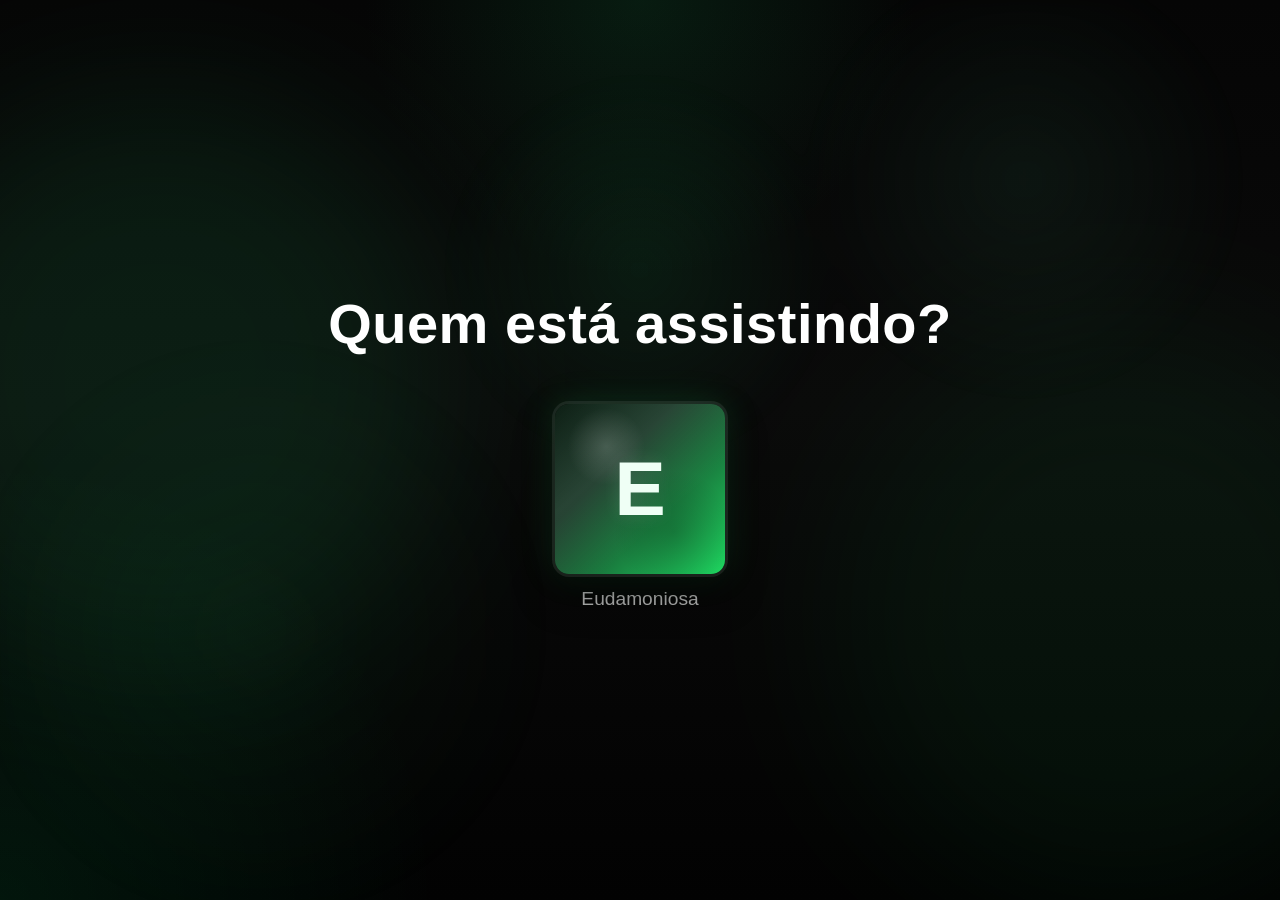
<file: index.html>
<!DOCTYPE html>
<html lang="pt-BR">

<head>
    <meta charset="UTF-8" />
    <meta name="viewport" content="width=device-width, initial-scale=1.0" />
    <title>Eudamoniosa</title>
    <link rel="stylesheet" href="css/login.css" />
</head>

<body>
    <div class="transition-overlay"></div>

    <main class="login-screen" id="loginScreen">
        <div class="bg-layer"></div>

        <section class="content">
            <h1 class="title">Quem está assistindo?</h1>

            <div class="profiles">
                <button class="profile-card" id="profileButton" aria-label="Entrar em Eudamoniosa">
                    <div class="avatar">
                        <span>E</span>
                    </div>
                    <p class="profile-name">Eudamoniosa</p>
                </button>
            </div>
        </section>
    </main>

    <script src="js/script.js"></script>
</body>

</html>
</file>
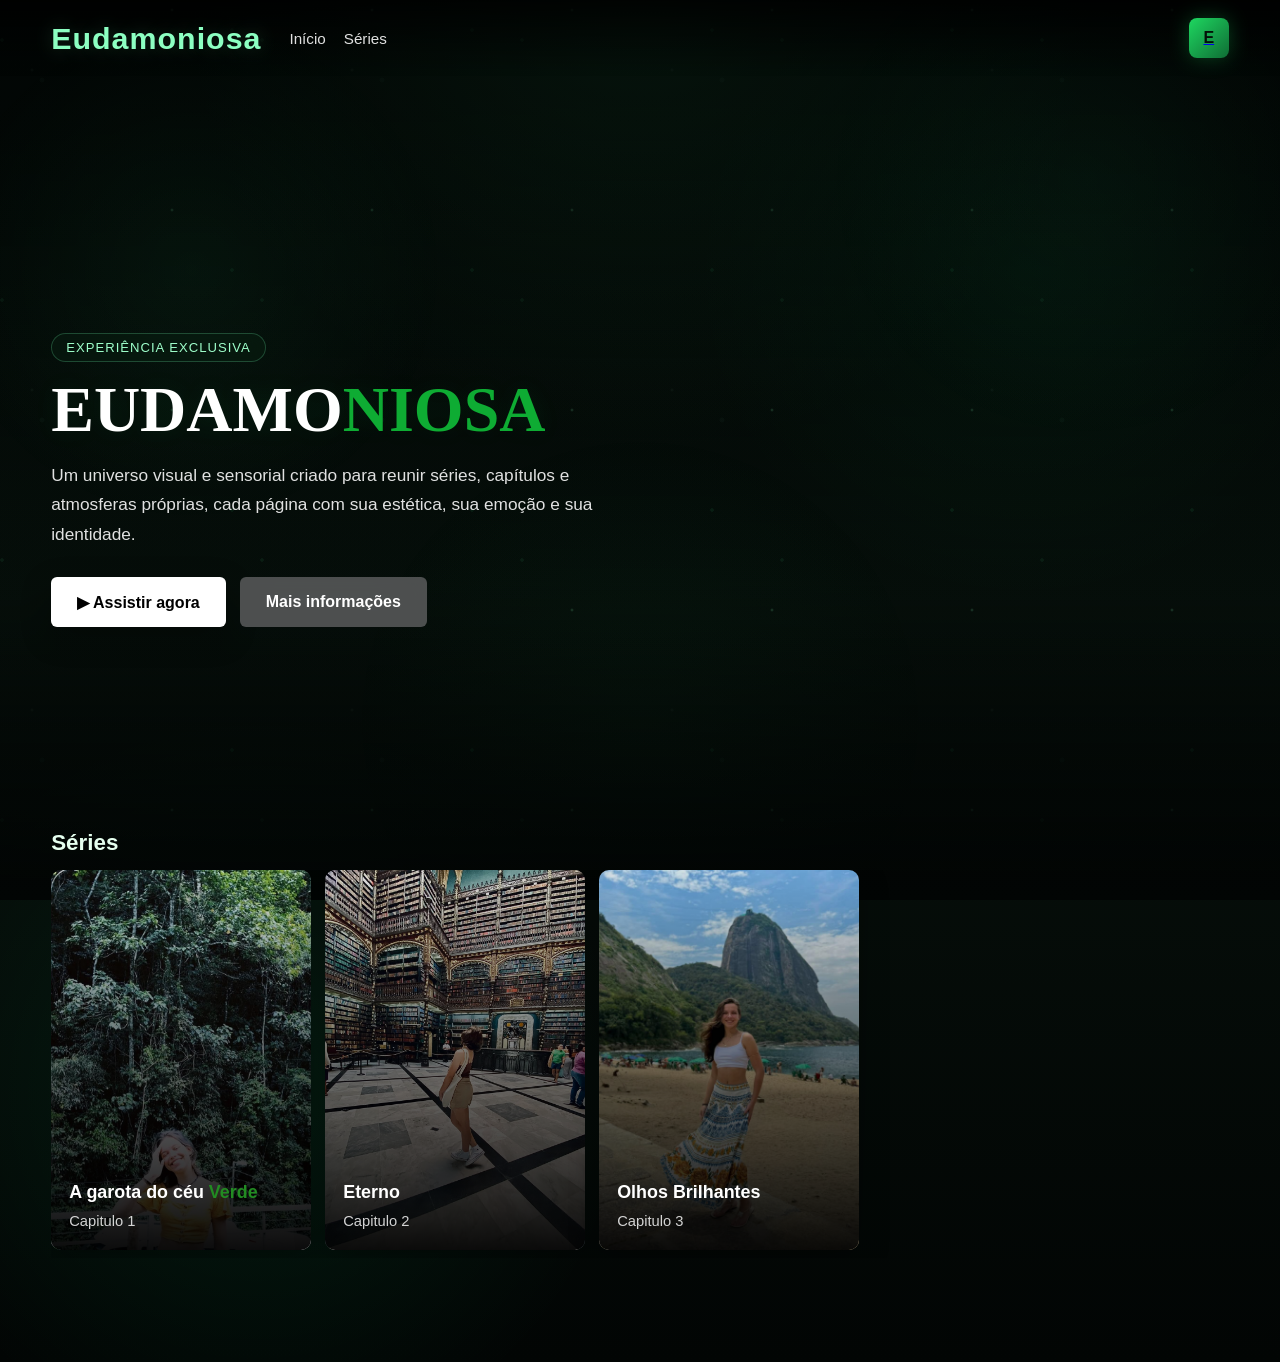
<file: pages/home.html>
<!DOCTYPE html>
<html lang="pt-BR">

<head>
    <meta charset="UTF-8" />
    <meta name="viewport" content="width=device-width, initial-scale=1.0" />
    <title>Eudamoniosa | Streaming</title>
    <link rel="stylesheet" href="../css/style.css" />
</head>

<body class="netflix-home">

    <div class="bg-particles"></div>
    <div class="bg-glow"></div>

    <header class="netflix-header" id="netflixHeader">
        <div class="logo-area">
            <h1 class="site-logo">Eudamoniosa</h1>

            <nav class="nav-links">
                <a href="home.html" class="active">Início</a>
                <a href="#series">Séries</a>
            </nav>
        </div>

        <div class="profile-mini">
            <a href="/index.html">
                <div class="mini-avatar">E</div>
            </a>
        </div>
    </header>

    <section class="hero-banner">
        <div class="hero-overlay"></div>

        <div class="hero-content">
            <span class="hero-tag">experiência exclusiva</span>
            <h2 style="font-family: fantasy;color: rgb(255, 255, 255);">EUDAMO<span
                    style="color: rgb(14, 172, 51);">NIOSA</span>
            </h2>
            <p>
                Um universo visual e sensorial criado para reunir séries, capítulos e atmosferas próprias,
                cada página com sua estética, sua emoção e sua identidade.
            </p>

            <div class="hero-buttons">
                <a href="serie1.html" class="btn-play">▶ Assistir agora</a>
                <a href="#catalogo" class="btn-info">Mais informações</a>
            </div>
        </div>
    </section>

    <main class="catalog-section" id="catalogo">

        <section class="row-block" id="series">
            <h3 class="row-title">Séries</h3>

            <div class="cards-row">
                <a href="serie1.html" class="serie-card">
                    <img src="../img/eud1.jpg" alt="Série 1">
                    <div class="card-shadow"></div>
                    <div class="card-info">
                        <h4>A garota do céu <span style="color: forestgreen;">Verde</span></h4>
                        <p>Capitulo 1</p>
                    </div>
                </a>

                <a href="serie2.html" class="serie-card">
                    <img src="../img/eud2.jpg" alt="Série 2">
                    <div class="card-shadow"></div>
                    <div class="card-info">
                        <h4>Eterno</h4>
                        <p>Capitulo 2</p>
                    </div>
                </a>

                <a href="serie3.html" class="serie-card">
                    <img src="../img/eud3.jpg" alt="Série 3">
                    <div class="card-shadow"></div>
                    <div class="card-info">
                        <h4>Olhos Brilhantes</h4>
                        <p>Capitulo 3</p>
                    </div>
                </a>
            </div>
        </section>


    </main>

    <script src="../js/script.js"></script>
</body>

</html>
</file>
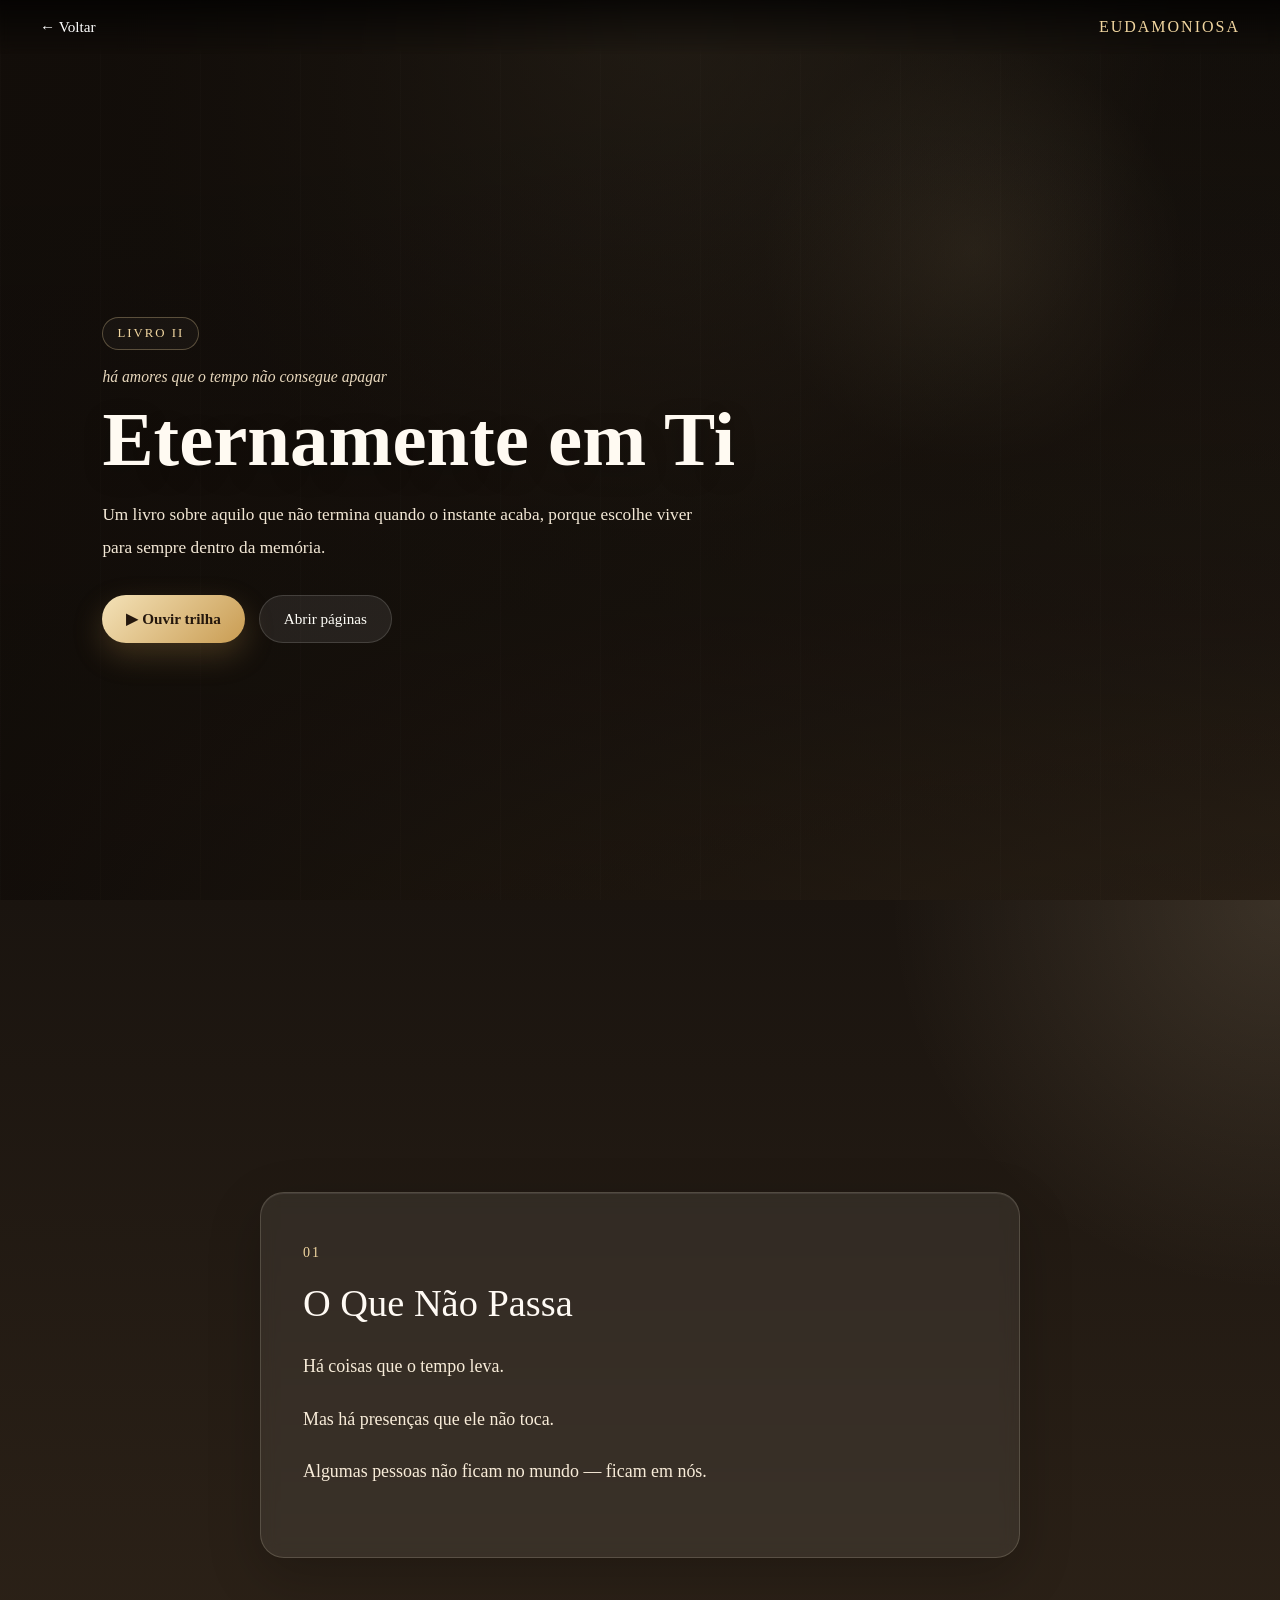
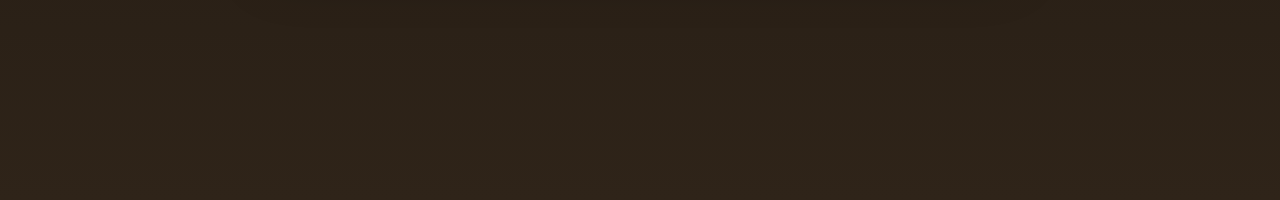
<file: pages/livro2.html>
<!DOCTYPE html>
<html lang="pt-BR">

<head>
    <meta charset="UTF-8" />
    <meta name="viewport" content="width=device-width, initial-scale=1.0" />
    <title>Livro II | Eternamente em Ti</title>
    <link rel="stylesheet" href="../css/livro2.css" />
</head>

<body class="livro-body">

    <header class="livro-header">
        <a href="serie2.html" class="livro-voltar">← Voltar</a>
        <div class="livro-logo">Eudamoniosa</div>
    </header>

    <main class="livro-main">
        <section class="livro-hero livro2-hero">
            <div class="livro-capa">
                <span class="livro-tag">livro II</span>
                <p class="livro-pretitle">há amores que o tempo não consegue apagar</p>
                <h1>Eternamente em Ti</h1>
                <p class="livro-subtitle">
                    Um livro sobre aquilo que não termina quando o instante acaba,
                    porque escolhe viver para sempre dentro da memória.
                </p>

                <div class="livro-actions">
                    <button id="playMusicBtn" class="livro-btn-primary">▶ Ouvir trilha</button>
                    <button id="scrollToBook" class="livro-btn-secondary">Abrir páginas</button>
                </div>
            </div>
        </section>

        <section class="livro-horizontal-section" id="bookSection">
            <div class="livro-horizontal-wrapper" id="horizontalBook">

                <article class="livro-page">
                    <div class="livro-page-content">
                        <span class="page-number">01</span>
                        <h2>O Que Não Passa</h2>
                        <p>Há coisas que o tempo leva.</p>
                        <p>Mas há presenças que ele não toca.</p>
                        <p>Algumas pessoas não ficam no mundo — ficam em nós.</p>
                    </div>
                </article>

                <article class="livro-page">
                    <div class="livro-page-content">
                        <span class="page-number">02</span>
                        <h2>Permanecer</h2>
                        <p>Como perfume guardado na lembrança.</p>
                        <p>Como luz atravessando a cortina no fim da tarde.</p>
                        <p>Há delicadezas que permanecem sem pedir licença.</p>
                    </div>
                </article>

                <article class="livro-page">
                    <div class="livro-page-content">
                        <span class="page-number">03</span>
                        <h2>Depois do Instante</h2>
                        <p>O momento passa. O relógio continua.</p>
                        <p>Mas nem tudo obedece ao tempo.</p>
                        <p>Certas emoções aprendem a viver em silêncio.</p>
                    </div>
                </article>

                <article class="livro-page">
                    <div class="livro-page-content">
                        <span class="page-number">04</span>
                        <h2>A Memória Respira</h2>
                        <p>A memória não é um arquivo morto.</p>
                        <p>Ela respira, se move, acende.</p>
                        <p>E às vezes devolve alguém inteiro através de uma canção.</p>
                    </div>
                </article>

                <article class="livro-page">
                    <div class="livro-page-content">
                        <span class="page-number">05</span>
                        <h2>Eternamente</h2>
                        <p>Talvez eternidade não seja durar no mundo.</p>
                        <p>Talvez seja continuar acontecendo dentro de alguém.</p>
                        <p class="livro-final">E algumas presenças continuam eternamente em ti.</p>
                    </div>
                </article>

            </div>
        </section>
    </main>

    <audio id="bgMusic" loop>
        <source src="../audio/eterno.mp3" type="audio/mpeg" />
        Seu navegador não suporta áudio.
    </audio>

    <script src="../js/livro2.js"></script>
</body>

</html>
</file>
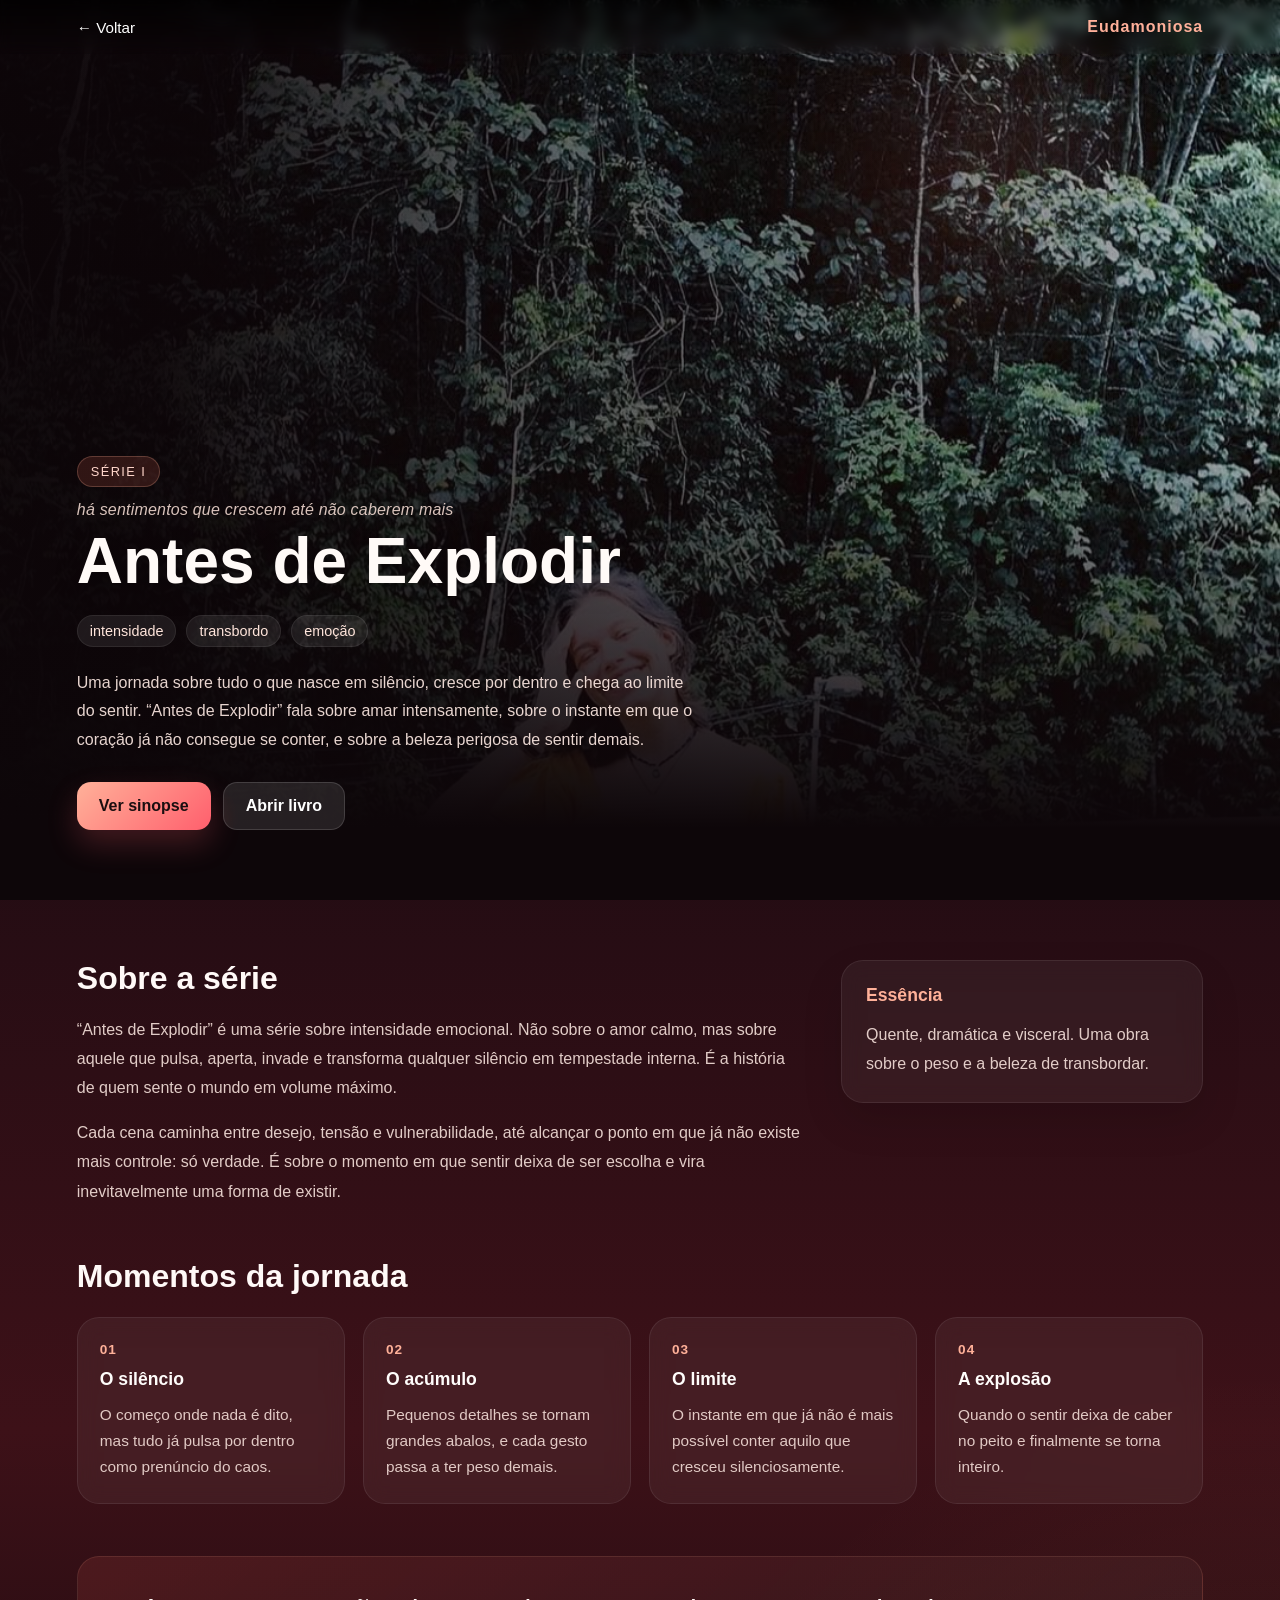
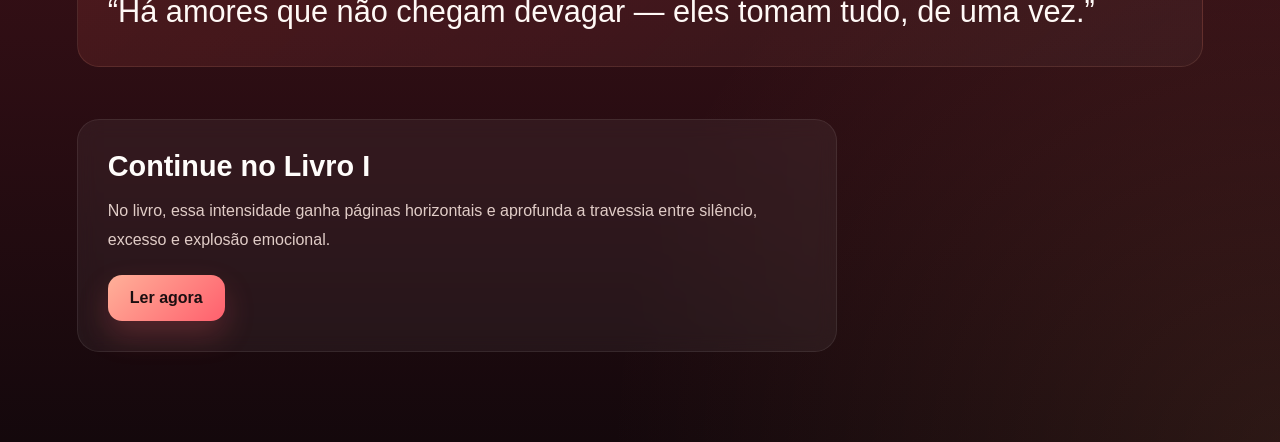
<file: pages/serie1.html>
<!DOCTYPE html>
<html lang="pt-BR">

<head>
    <meta charset="UTF-8" />
    <meta name="viewport" content="width=device-width, initial-scale=1.0" />
    <title>Série I | Antes de Explodir</title>
    <link rel="stylesheet" href="../css/serie1.css" />
</head>

<body class="detail-page">
    <div id="cinemaTransition"></div>

    <header class="detail-header" id="detailHeader">
        <a href="home.html" class="back-link">← Voltar</a>
        <div class="detail-logo">Eudamoniosa</div>
    </header>

    <section class="detail-hero">
        <div class="detail-overlay"></div>

        <div class="detail-content">
            <span class="detail-badge">série I</span>
            <p class="detail-poetic-line">há sentimentos que crescem até não caberem mais</p>
            <h1>Antes de Explodir</h1>

            <div class="detail-meta">
                <span>intensidade</span>
                <span>transbordo</span>
                <span>emoção</span>
            </div>

            <p class="detail-description">
                Uma jornada sobre tudo o que nasce em silêncio,
                cresce por dentro e chega ao limite do sentir.
                “Antes de Explodir” fala sobre amar intensamente,
                sobre o instante em que o coração já não consegue se conter,
                e sobre a beleza perigosa de sentir demais.
            </p>

            <div class="detail-buttons">
                <a href="#sobreSerie" class="detail-play">Ver sinopse</a>
                <a href="livro1.html" class="detail-book" id="openBookBtn">Abrir livro</a>
            </div>
        </div>
    </section>

    <main class="detail-main">
        <section class="detail-about reveal" id="sobreSerie">
            <div class="detail-about-left">
                <h2>Sobre a série</h2>
                <p>
                    “Antes de Explodir” é uma série sobre intensidade emocional.
                    Não sobre o amor calmo, mas sobre aquele que pulsa,
                    aperta, invade e transforma qualquer silêncio em tempestade interna.
                    É a história de quem sente o mundo em volume máximo.
                </p>

                <p>
                    Cada cena caminha entre desejo, tensão e vulnerabilidade,
                    até alcançar o ponto em que já não existe mais controle:
                    só verdade. É sobre o momento em que sentir deixa de ser escolha
                    e vira inevitavelmente uma forma de existir.
                </p>
            </div>

            <div class="detail-about-right">
                <h3>Essência</h3>
                <p>
                    Quente, dramática e visceral.
                    Uma obra sobre o peso e a beleza de transbordar.
                </p>
            </div>
        </section>

        <section class="detail-moments reveal">
            <h2>Momentos da jornada</h2>

            <div class="moments-grid">
                <article class="moment-card">
                    <span>01</span>
                    <h3>O silêncio</h3>
                    <p>
                        O começo onde nada é dito,
                        mas tudo já pulsa por dentro como prenúncio do caos.
                    </p>
                </article>

                <article class="moment-card">
                    <span>02</span>
                    <h3>O acúmulo</h3>
                    <p>
                        Pequenos detalhes se tornam grandes abalos,
                        e cada gesto passa a ter peso demais.
                    </p>
                </article>

                <article class="moment-card">
                    <span>03</span>
                    <h3>O limite</h3>
                    <p>
                        O instante em que já não é mais possível conter
                        aquilo que cresceu silenciosamente.
                    </p>
                </article>

                <article class="moment-card">
                    <span>04</span>
                    <h3>A explosão</h3>
                    <p>
                        Quando o sentir deixa de caber no peito
                        e finalmente se torna inteiro.
                    </p>
                </article>
            </div>
        </section>

        <section class="detail-quote reveal">
            <div class="quote-box">
                <p>
                    “Há amores que não chegam devagar —
                    eles tomam tudo, de uma vez.”
                </p>
            </div>
        </section>

        <section class="detail-cta reveal">
            <div class="detail-cta-card">
                <h2>Continue no Livro I</h2>
                <p>
                    No livro, essa intensidade ganha páginas horizontais
                    e aprofunda a travessia entre silêncio, excesso e explosão emocional.
                </p>
                <a href="livro1.html" class="detail-play">Ler agora</a>
            </div>
        </section>
    </main>

    <script src="/js/serie-base.js"></script>
</body>

</html>
</file>
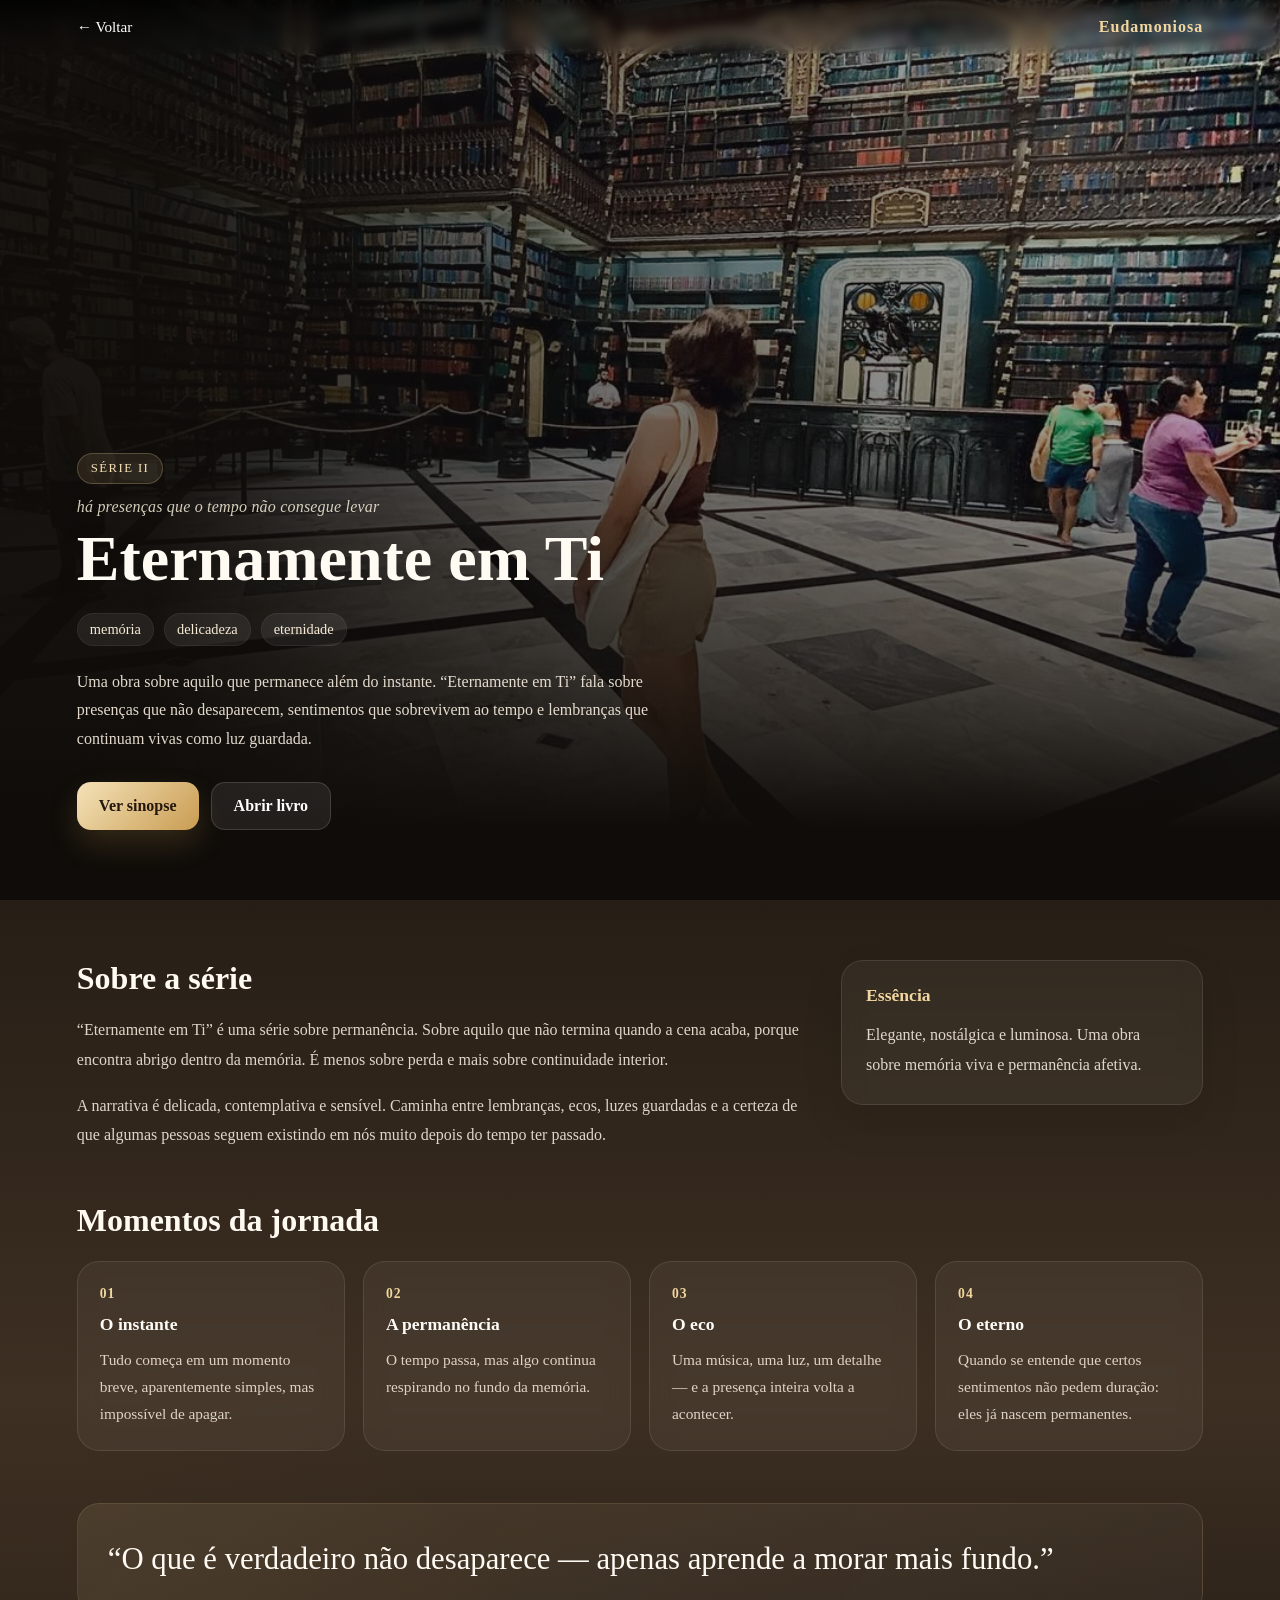
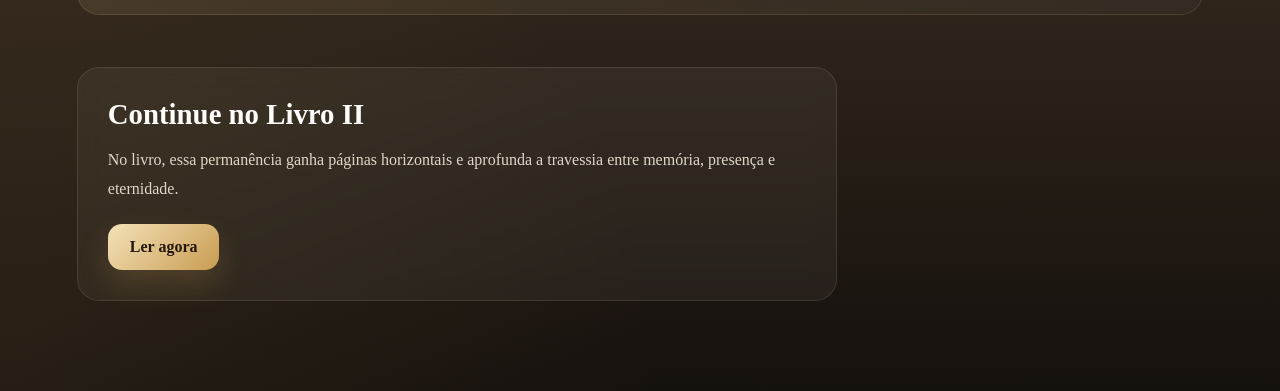
<file: pages/serie2.html>
<!DOCTYPE html>
<html lang="pt-BR">

<head>
    <meta charset="UTF-8" />
    <meta name="viewport" content="width=device-width, initial-scale=1.0" />
    <title>Série II | Eternamente em Ti</title>
    <link rel="stylesheet" href="../css/serie2.css" />
</head>

<body class="detail-page">
    <div id="cinemaTransition"></div>

    <header class="detail-header" id="detailHeader">
        <a href="home.html" class="back-link">← Voltar</a>
        <div class="detail-logo">Eudamoniosa</div>
    </header>

    <section class="detail-hero">
        <div class="detail-overlay"></div>

        <div class="detail-content">
            <span class="detail-badge">série II</span>
            <p class="detail-poetic-line">há presenças que o tempo não consegue levar</p>
            <h1>Eternamente em Ti</h1>

            <div class="detail-meta">
                <span>memória</span>
                <span>delicadeza</span>
                <span>eternidade</span>
            </div>

            <p class="detail-description">
                Uma obra sobre aquilo que permanece além do instante.
                “Eternamente em Ti” fala sobre presenças que não desaparecem,
                sentimentos que sobrevivem ao tempo
                e lembranças que continuam vivas como luz guardada.
            </p>

            <div class="detail-buttons">
                <a href="#sobreSerie" class="detail-play">Ver sinopse</a>
                <a href="livro2.html" class="detail-book" id="openBookBtn">Abrir livro</a>
            </div>
        </div>
    </section>

    <main class="detail-main">
        <section class="detail-about reveal" id="sobreSerie">
            <div class="detail-about-left">
                <h2>Sobre a série</h2>
                <p>
                    “Eternamente em Ti” é uma série sobre permanência.
                    Sobre aquilo que não termina quando a cena acaba,
                    porque encontra abrigo dentro da memória.
                    É menos sobre perda e mais sobre continuidade interior.
                </p>

                <p>
                    A narrativa é delicada, contemplativa e sensível.
                    Caminha entre lembranças, ecos, luzes guardadas
                    e a certeza de que algumas pessoas seguem existindo
                    em nós muito depois do tempo ter passado.
                </p>
            </div>

            <div class="detail-about-right">
                <h3>Essência</h3>
                <p>
                    Elegante, nostálgica e luminosa.
                    Uma obra sobre memória viva e permanência afetiva.
                </p>
            </div>
        </section>

        <section class="detail-moments reveal">
            <h2>Momentos da jornada</h2>

            <div class="moments-grid">
                <article class="moment-card">
                    <span>01</span>
                    <h3>O instante</h3>
                    <p>
                        Tudo começa em um momento breve,
                        aparentemente simples, mas impossível de apagar.
                    </p>
                </article>

                <article class="moment-card">
                    <span>02</span>
                    <h3>A permanência</h3>
                    <p>
                        O tempo passa, mas algo continua respirando
                        no fundo da memória.
                    </p>
                </article>

                <article class="moment-card">
                    <span>03</span>
                    <h3>O eco</h3>
                    <p>
                        Uma música, uma luz, um detalhe —
                        e a presença inteira volta a acontecer.
                    </p>
                </article>

                <article class="moment-card">
                    <span>04</span>
                    <h3>O eterno</h3>
                    <p>
                        Quando se entende que certos sentimentos
                        não pedem duração: eles já nascem permanentes.
                    </p>
                </article>
            </div>
        </section>

        <section class="detail-quote reveal">
            <div class="quote-box">
                <p>
                    “O que é verdadeiro não desaparece —
                    apenas aprende a morar mais fundo.”
                </p>
            </div>
        </section>

        <section class="detail-cta reveal">
            <div class="detail-cta-card">
                <h2>Continue no Livro II</h2>
                <p>
                    No livro, essa permanência ganha páginas horizontais
                    e aprofunda a travessia entre memória, presença e eternidade.
                </p>
                <a href="livro2.html" class="detail-play">Ler agora</a>
            </div>
        </section>
    </main>

    <script src="/js/serie-base.js"></script>
</body>
</file>
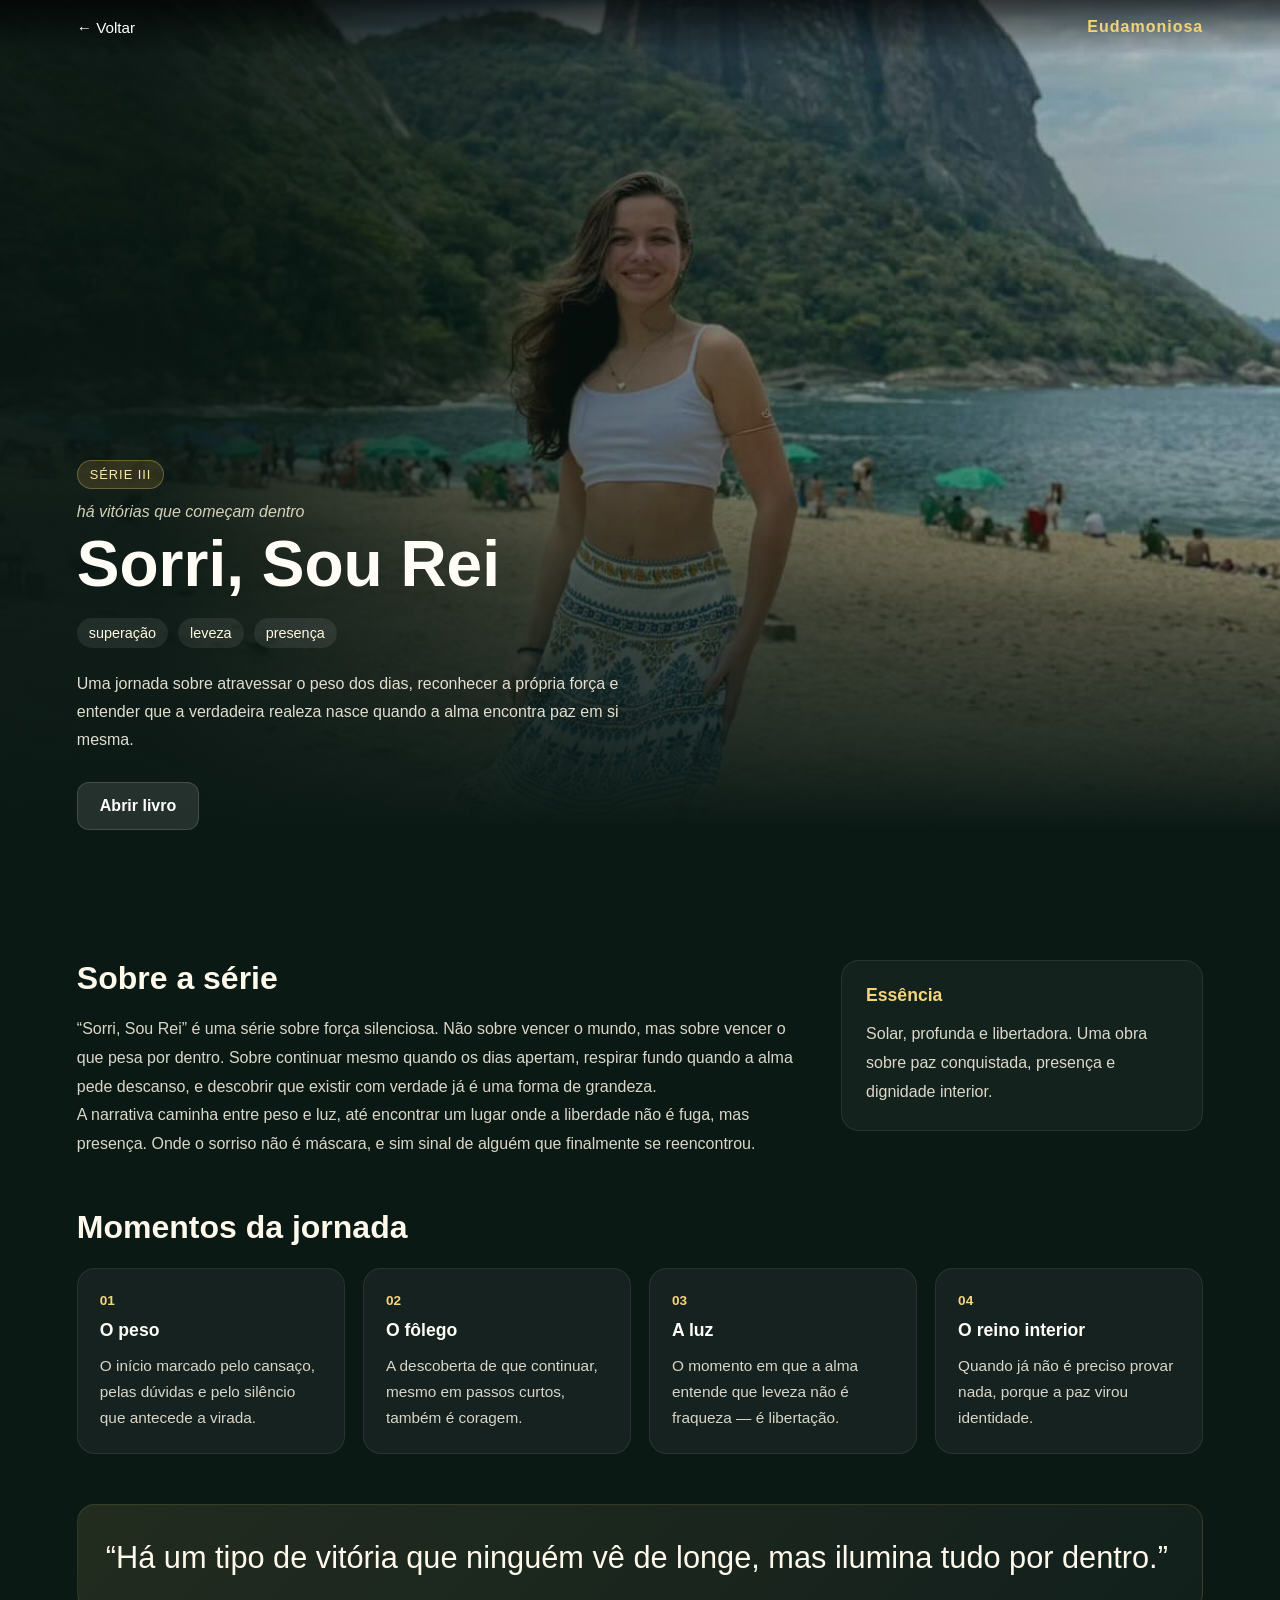
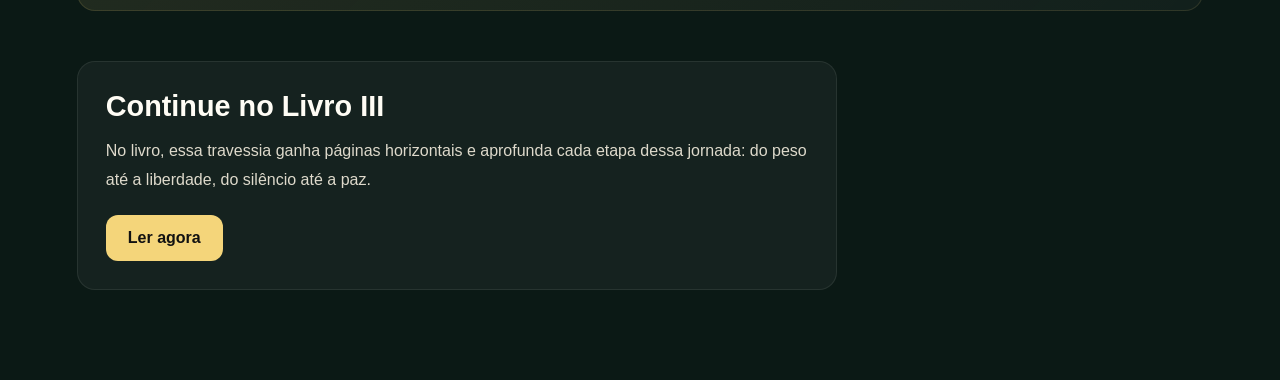
<file: pages/serie3.html>
<!DOCTYPE html>
<html lang="pt-BR">

<head>
    <meta charset="UTF-8" />
    <meta name="viewport" content="width=device-width, initial-scale=1.0" />
    <title>Série III | Sorri, Sou Rei</title>
    <link rel="stylesheet" href="../css/serie3.css" />
</head>

<body class="detail-page">

    <header class="detail-header" id="detailHeader">
        <a href="home.html" class="back-link">← Voltar</a>
        <div class="detail-logo">Eudamoniosa</div>
    </header>

    <section class="detail-hero">
        <div class="detail-overlay"></div>

        <div class="detail-content">
            <span class="detail-badge">série III</span>
            <p class="detail-poetic-line">há vitórias que começam dentro</p>
            <h1>Sorri, Sou Rei</h1>

            <div class="detail-meta">
                <span>superação</span>
                <span>leveza</span>
                <span>presença</span>
            </div>

            <p class="detail-description">
                Uma jornada sobre atravessar o peso dos dias,
                reconhecer a própria força e entender que a verdadeira realeza
                nasce quando a alma encontra paz em si mesma.
            </p>

            <div class="detail-buttons">
                <a href="livro3.html" class="detail-book">Abrir livro</a>
            </div>
        </div>
    </section>

    <main class="detail-main">
        <section class="detail-about" id="sobreSerie">
            <div class="detail-about-left">
                <h2>Sobre a série</h2>
                <p>
                    “Sorri, Sou Rei” é uma série sobre força silenciosa.
                    Não sobre vencer o mundo, mas sobre vencer o que pesa por dentro.
                    Sobre continuar mesmo quando os dias apertam,
                    respirar fundo quando a alma pede descanso,
                    e descobrir que existir com verdade já é uma forma de grandeza.
                </p>
                <p>
                    A narrativa caminha entre peso e luz,
                    até encontrar um lugar onde a liberdade não é fuga,
                    mas presença. Onde o sorriso não é máscara,
                    e sim sinal de alguém que finalmente se reencontrou.
                </p>
            </div>

            <div class="detail-about-right">
                <h3>Essência</h3>
                <p>
                    Solar, profunda e libertadora.
                    Uma obra sobre paz conquistada,
                    presença e dignidade interior.
                </p>
            </div>
        </section>

        <section class="detail-moments">
            <h2>Momentos da jornada</h2>

            <div class="moments-grid">
                <article class="moment-card">
                    <span>01</span>
                    <h3>O peso</h3>
                    <p>
                        O início marcado pelo cansaço,
                        pelas dúvidas e pelo silêncio que antecede a virada.
                    </p>
                </article>

                <article class="moment-card">
                    <span>02</span>
                    <h3>O fôlego</h3>
                    <p>
                        A descoberta de que continuar,
                        mesmo em passos curtos, também é coragem.
                    </p>
                </article>

                <article class="moment-card">
                    <span>03</span>
                    <h3>A luz</h3>
                    <p>
                        O momento em que a alma entende que leveza
                        não é fraqueza — é libertação.
                    </p>
                </article>

                <article class="moment-card">
                    <span>04</span>
                    <h3>O reino interior</h3>
                    <p>
                        Quando já não é preciso provar nada,
                        porque a paz virou identidade.
                    </p>
                </article>
            </div>
        </section>

        <section class="detail-quote">
            <div class="quote-box">
                <p>
                    “Há um tipo de vitória que ninguém vê de longe,
                    mas ilumina tudo por dentro.”
                </p>
            </div>
        </section>

        <section class="detail-cta">
            <div class="detail-cta-card">
                <h2>Continue no Livro III</h2>
                <p>
                    No livro, essa travessia ganha páginas horizontais
                    e aprofunda cada etapa dessa jornada:
                    do peso até a liberdade, do silêncio até a paz.
                </p>
                <a href="livro3.html" class="detail-play">Ler agora</a>
            </div>
        </section>
    </main>

    <script src="../js/serie-base.js"></script>
</body>

</html>
</file>
<file: css/login.css>
* {
    margin: 0;
    padding: 0;
    box-sizing: border-box;
}

body {
    font-family: Arial, Helvetica, sans-serif;
    background:
        radial-gradient(circle at top, rgba(20, 130, 70, 0.18), transparent 25%),
        radial-gradient(circle at bottom left, rgba(0, 255, 128, 0.08), transparent 28%),
        linear-gradient(to bottom, #050505 0%, #0a0a0a 45%, #020202 100%);
    color: #ffffff;
    min-height: 100vh;
    overflow: hidden;
    position: relative;
}

/* CAMADA DE TRANSIÇÃO */
.transition-overlay {
    position: fixed;
    inset: 0;
    z-index: 999;
    pointer-events: none;
    opacity: 0;
    background:
        linear-gradient(115deg,
            rgba(255, 255, 255, 0) 0%,
            rgba(120, 255, 180, 0.08) 20%,
            rgba(120, 255, 180, 0.22) 35%,
            rgba(255, 255, 255, 0.05) 48%,
            rgba(0, 0, 0, 0.15) 60%,
            rgba(0, 0, 0, 0.95) 100%);
    transform: translateX(-120%) skewX(-12deg);
}

.transition-overlay.active {
    opacity: 1;
    animation: windTransition 1s cubic-bezier(0.22, 1, 0.36, 1) forwards;
}

/* TELA */
.login-screen {
    position: relative;
    min-height: 100vh;
    display: flex;
    justify-content: center;
    align-items: center;
    padding: 40px 20px;
    overflow: hidden;
}

/* FUNDO */
.bg-layer {
    position: absolute;
    inset: 0;
    background:
        radial-gradient(circle at 50% 30%, rgba(30, 255, 130, 0.08), transparent 22%),
        radial-gradient(circle at 20% 70%, rgba(30, 180, 90, 0.06), transparent 25%),
        radial-gradient(circle at 80% 20%, rgba(100, 255, 180, 0.06), transparent 18%);
    filter: blur(10px);
    animation: pulseBg 7s ease-in-out infinite alternate;
}

/* CONTEÚDO */
.content {
    position: relative;
    z-index: 2;
    width: 100%;
    max-width: 900px;
    text-align: center;
    animation: fadeUp 1s ease;
}

.title {
    font-size: clamp(2rem, 5vw, 3.5rem);
    font-weight: 600;
    margin-bottom: 48px;
    color: #ffffff;
    letter-spacing: 0.5px;
}

/* PERFIS */
.profiles {
    display: flex;
    justify-content: center;
    align-items: center;
    gap: 28px;
    flex-wrap: wrap;
}

.profile-card {
    background: transparent;
    border: none;
    cursor: pointer;
    display: flex;
    flex-direction: column;
    align-items: center;
    gap: 14px;
    transition: transform 0.3s ease;
}

.profile-card:hover {
    transform: scale(1.04);
}

.avatar {
    width: 170px;
    height: 170px;
    border-radius: 14px;
    position: relative;
    display: flex;
    justify-content: center;
    align-items: center;
    background:
        linear-gradient(135deg, #0f2016 0%, #163524 35%, #1ed760 100%);
    box-shadow:
        0 0 0 3px rgba(255, 255, 255, 0.08),
        0 20px 40px rgba(0, 0, 0, 0.45),
        0 0 35px rgba(30, 215, 96, 0.18);
    overflow: hidden;
    transition: transform 0.3s ease, box-shadow 0.3s ease, border-color 0.3s ease;
}

.avatar::before {
    content: "";
    position: absolute;
    inset: -30%;
    background:
        linear-gradient(130deg,
            transparent 20%,
            rgba(255, 255, 255, 0.08) 40%,
            transparent 60%);
    transform: rotate(8deg);
}

.avatar::after {
    content: "";
    position: absolute;
    inset: 0;
    background:
        radial-gradient(circle at 30% 25%, rgba(255, 255, 255, 0.16), transparent 22%),
        radial-gradient(circle at 70% 75%, rgba(0, 0, 0, 0.18), transparent 35%);
}

.profile-card:hover .avatar {
    transform: translateY(-4px) scale(1.02);
    box-shadow:
        0 0 0 3px rgba(255, 255, 255, 0.18),
        0 24px 50px rgba(0, 0, 0, 0.5),
        0 0 45px rgba(30, 215, 96, 0.3);
}

.avatar span {
    position: relative;
    z-index: 2;
    font-size: 4.8rem;
    font-weight: 700;
    color: #effff5;
    text-shadow: 0 0 18px rgba(255, 255, 255, 0.12);
}

.profile-name {
    font-size: 1.2rem;
    color: #b8b8b8;
    transition: color 0.3s ease;
}

.profile-card:hover .profile-name {
    color: #ffffff;
}

/* EFEITO EXTRA DE BRISA/VAPOR */
.login-screen::before,
.login-screen::after {
    content: "";
    position: absolute;
    width: 45vw;
    height: 45vw;
    border-radius: 50%;
    filter: blur(80px);
    opacity: 0.08;
    pointer-events: none;
    z-index: 1;
}

.login-screen::before {
    top: 10%;
    left: -10%;
    background: #2bff88;
    animation: driftLeft 12s ease-in-out infinite alternate;
}

.login-screen::after {
    bottom: 0;
    right: -10%;
    background: #16a34a;
    animation: driftRight 14s ease-in-out infinite alternate;
}

/* ANIMAÇÕES */
@keyframes fadeUp {
    from {
        opacity: 0;
        transform: translateY(28px);
    }

    to {
        opacity: 1;
        transform: translateY(0);
    }
}

@keyframes pulseBg {
    0% {
        transform: scale(1);
        opacity: 0.7;
    }

    100% {
        transform: scale(1.06);
        opacity: 1;
    }
}

@keyframes driftLeft {
    0% {
        transform: translate(0, 0);
    }

    100% {
        transform: translate(80px, -40px);
    }
}

@keyframes driftRight {
    0% {
        transform: translate(0, 0);
    }

    100% {
        transform: translate(-60px, 30px);
    }
}

@keyframes windTransition {
    0% {
        opacity: 0.15;
        transform: translateX(-120%) skewX(-12deg);
        filter: blur(0px);
    }

    30% {
        opacity: 0.9;
        transform: translateX(-20%) skewX(-12deg);
        filter: blur(1px);
    }

    60% {
        opacity: 1;
        transform: translateX(15%) skewX(-12deg);
        filter: blur(0px);
    }

    100% {
        opacity: 1;
        transform: translateX(120%) skewX(-12deg);
        filter: blur(2px);
    }
}

/* RESPONSIVO */
@media (max-width: 768px) {
    .title {
        margin-bottom: 36px;
    }

    .avatar {
        width: 140px;
        height: 140px;
        border-radius: 12px;
    }

    .avatar span {
        font-size: 4rem;
    }

    .profile-name {
        font-size: 1.05rem;
    }
}

@media (max-width: 480px) {
    .login-screen {
        padding: 30px 16px;
    }

    .title {
        font-size: 1.8rem;
        margin-bottom: 28px;
    }

    .avatar {
        width: 118px;
        height: 118px;
        border-radius: 10px;
    }

    .avatar span {
        font-size: 3.2rem;
    }

    .profile-name {
        font-size: 0.95rem;
    }
}
</file>
<file: css/style.css>
* {
    margin: 0;
    padding: 0;
    box-sizing: border-box;
}

body.netflix-home {
    font-family: Arial, Helvetica, sans-serif;
    background:
        radial-gradient(circle at top, rgba(44, 150, 88, 0.18), transparent 30%),
        radial-gradient(circle at 20% 80%, rgba(0, 255, 140, 0.08), transparent 25%),
        radial-gradient(circle at 80% 20%, rgba(0, 255, 128, 0.06), transparent 22%),
        linear-gradient(to bottom, #020705 0%, #07110c 45%, #020504 100%);
    color: #ffffff;
    min-height: 100vh;
    overflow-x: hidden;
    position: relative;
}

/* CAMADAS DE FUNDO */
.bg-particles,
.bg-glow {
    position: fixed;
    inset: 0;
    pointer-events: none;
}

.bg-particles {
    z-index: 0;
    overflow: hidden;
}

.bg-glow {
    z-index: 0;
    background:
        radial-gradient(circle at 15% 30%, rgba(70, 255, 155, 0.08), transparent 20%),
        radial-gradient(circle at 85% 20%, rgba(100, 255, 180, 0.05), transparent 20%),
        radial-gradient(circle at 50% 80%, rgba(40, 180, 95, 0.05), transparent 30%);
    animation: pulseGlow 8s ease-in-out infinite alternate;
}

.bg-particles::before,
.bg-particles::after {
    content: "";
    position: absolute;
    inset: -10%;
    background-repeat: repeat;
    opacity: 0.35;
}

.bg-particles::before {
    background-image:
        radial-gradient(circle, rgba(140, 255, 190, 0.55) 1px, transparent 1.8px),
        radial-gradient(circle, rgba(90, 255, 160, 0.25) 1.5px, transparent 2px),
        radial-gradient(circle, rgba(200, 255, 230, 0.15) 1px, transparent 2px);
    background-size: 200px 200px, 260px 260px, 320px 320px;
    animation: driftOne 28s linear infinite;
}

.bg-particles::after {
    background-image:
        radial-gradient(circle, rgba(70, 255, 155, 0.28) 1.5px, transparent 2px),
        radial-gradient(circle, rgba(150, 255, 210, 0.12) 2px, transparent 3px);
    background-size: 240px 240px, 340px 340px;
    animation: driftTwo 40s linear infinite reverse;
}

/* HEADER */
.netflix-header {
    position: fixed;
    top: 0;
    left: 0;
    width: 100%;
    padding: 18px 4%;
    display: flex;
    justify-content: space-between;
    align-items: center;
    z-index: 100;
    background: linear-gradient(to bottom, rgba(0, 0, 0, 0.78), transparent);
    transition: background 0.3s ease, backdrop-filter 0.3s ease, box-shadow 0.3s ease;
}

.netflix-header.scrolled {
    background: rgba(3, 10, 7, 0.88);
    backdrop-filter: blur(12px);
    box-shadow: 0 10px 30px rgba(0, 0, 0, 0.35);
}

.logo-area {
    display: flex;
    align-items: center;
    gap: 28px;
}

.site-logo {
    font-size: 1.9rem;
    color: #8cffc2;
    letter-spacing: 1px;
    text-shadow: 0 0 18px rgba(120, 255, 180, 0.18);
    white-space: nowrap;
}

.nav-links {
    display: flex;
    gap: 18px;
}

.nav-links a {
    text-decoration: none;
    color: rgba(255, 255, 255, 0.88);
    font-size: 0.95rem;
    transition: 0.3s ease;
    white-space: nowrap;
}

.nav-links a:hover {
    color: #a7ffd0;
}

.profile-mini {
    display: flex;
    align-items: center;
}

.mini-avatar {
    width: 40px;
    height: 40px;
    border-radius: 8px;
    background: linear-gradient(135deg, #1ed760, #0f6d35);
    display: flex;
    justify-content: center;
    align-items: center;
    color: #041108;
    font-weight: bold;
    box-shadow: 0 0 20px rgba(30, 215, 96, 0.28);
}

/* HERO */
.hero-banner {
    position: relative;
    min-height: 100vh;
    display: flex;
    align-items: center;
    padding: 0 4%;
    overflow: hidden;
    z-index: 2;
}

.hero-overlay {
    position: absolute;
    inset: 0;
    z-index: 1;
    background:
        linear-gradient(to top, rgba(2, 5, 4, 1) 0%, rgba(2, 5, 4, 0.2) 35%, rgba(2, 5, 4, 0.55) 100%);
}

.hero-content {
    position: relative;
    z-index: 2;
    max-width: 620px;
    margin-top: 60px;
    animation: fadeUp 1.2s ease;
}

.hero-tag {
    display: inline-block;
    margin-bottom: 14px;
    padding: 6px 14px;
    border-radius: 999px;
    border: 1px solid rgba(120, 255, 180, 0.22);
    background: rgba(16, 50, 30, 0.22);
    color: #9effcb;
    font-size: 0.82rem;
    text-transform: uppercase;
    letter-spacing: 1px;
    backdrop-filter: blur(8px);
}

.hero-content h2 {
    font-size: 4rem;
    line-height: 1.05;
    margin-bottom: 18px;
    text-shadow: 0 0 24px rgba(0, 255, 128, 0.08);
}

.hero-content p {
    font-size: 1.08rem;
    line-height: 1.7;
    color: rgba(255, 255, 255, 0.88);
    margin-bottom: 28px;
    max-width: 580px;
}

.hero-buttons {
    display: flex;
    gap: 14px;
    flex-wrap: wrap;
}

.btn-play,
.btn-info {
    text-decoration: none;
    padding: 14px 26px;
    border-radius: 6px;
    font-weight: bold;
    transition: 0.3s ease;
    display: inline-flex;
    align-items: center;
    justify-content: center;
    min-height: 50px;
}

.btn-play {
    background: #ffffff;
    color: #000000;
    box-shadow: 0 10px 30px rgba(0, 0, 0, 0.25);
}

.btn-play:hover {
    background: rgba(255, 255, 255, 0.88);
    transform: scale(1.03);
}

.btn-info {
    background: rgba(109, 109, 110, 0.7);
    color: #ffffff;
    border: none;
    backdrop-filter: blur(8px);
}

.btn-info:hover {
    background: rgba(109, 109, 110, 0.9);
    transform: scale(1.03);
}

/* CATÁLOGO */
.catalog-section {
    position: relative;
    z-index: 2;
    padding: 10px 4% 70px;
    margin-top: -80px;
}

.row-block {
    margin-bottom: 34px;
}

.row-title {
    font-size: 1.4rem;
    margin-bottom: 14px;
    color: #e5ffef;
}

/* fileira estilo Netflix */
.cards-row {
    display: flex;
    gap: 14px;
    overflow-x: auto;
    overflow-y: hidden;
    padding-bottom: 8px;
    scroll-behavior: smooth;
    scrollbar-width: none;
}

.cards-row::-webkit-scrollbar {
    display: none;
}

.serie-card {
    position: relative;
    flex: 0 0 260px;
    width: 260px;
    height: 380px;
    border-radius: 10px;
    overflow: hidden;
    text-decoration: none;
    color: #ffffff;
    background: #101010;
    box-shadow: 0 10px 30px rgba(0, 0, 0, 0.32);
    transition: transform 0.35s ease, box-shadow 0.35s ease;
}

.serie-card:hover {
    transform: scale(1.06);
    box-shadow: 0 18px 40px rgba(0, 255, 128, 0.16);
    z-index: 5;
}

.serie-card img {
    width: 100%;
    height: 100%;
    object-fit: cover;
    display: block;
}

.card-shadow {
    position: absolute;
    inset: 0;
    background: linear-gradient(to top, rgba(0, 0, 0, 0.95), rgba(0, 0, 0, 0.1));
}

.card-info {
    position: absolute;
    left: 0;
    bottom: 0;
    width: 100%;
    z-index: 2;
    padding: 18px;
}

.card-info h4 {
    font-size: 1.12rem;
    margin-bottom: 8px;
}

.card-info p {
    font-size: 0.92rem;
    color: rgba(255, 255, 255, 0.82);
    line-height: 1.45;
}

/* PARTÍCULAS */
.particle {
    position: absolute;
    display: block;
    border-radius: 50%;
    background: radial-gradient(circle, rgba(180, 255, 215, 1) 0%, rgba(50, 217, 111, 0.85) 55%, rgba(50, 217, 111, 0) 100%);
    box-shadow:
        0 0 8px rgba(90, 255, 160, 0.35),
        0 0 20px rgba(90, 255, 160, 0.12);
    animation: riseParticle linear infinite;
}

.particle.small {
    filter: blur(0.2px);
}

.particle.medium {
    filter: blur(0.5px);
}

.particle.large {
    filter: blur(0.8px);
}

/* ANIMAÇÕES */
@keyframes riseParticle {
    0% {
        transform: translateY(0) translateX(0) scale(0.8);
        opacity: 0;
    }

    10% {
        opacity: 1;
    }

    50% {
        transform: translateY(-50vh) translateX(18px) scale(1.08);
    }

    100% {
        transform: translateY(-110vh) translateX(-26px) scale(0.9);
        opacity: 0;
    }
}

@keyframes driftOne {
    0% {
        transform: translateY(0) translateX(0);
    }

    50% {
        transform: translateY(-30px) translateX(20px);
    }

    100% {
        transform: translateY(-60px) translateX(-10px);
    }
}

@keyframes driftTwo {
    0% {
        transform: translateY(0) translateX(0);
    }

    50% {
        transform: translateY(-50px) translateX(-16px);
    }

    100% {
        transform: translateY(-90px) translateX(12px);
    }
}

@keyframes pulseGlow {
    0% {
        transform: scale(1);
        opacity: 0.7;
    }

    100% {
        transform: scale(1.04);
        opacity: 1;
    }
}

@keyframes fadeUp {
    from {
        opacity: 0;
        transform: translateY(35px);
    }

    to {
        opacity: 1;
        transform: translateY(0);
    }
}

/* TABLET */
@media (max-width: 992px) {
    .hero-banner {
        min-height: 90vh;
    }

    .hero-content {
        max-width: 540px;
    }

    .hero-content h2 {
        font-size: 3.2rem;
    }

    .serie-card {
        flex: 0 0 220px;
        width: 220px;
        height: 330px;
    }
}

/* MOBILE */
@media (max-width: 768px) {
    .netflix-header {
        padding: 16px 4%;
    }

    .logo-area {
        gap: 14px;
    }

    .site-logo {
        font-size: 1.4rem;
    }

    .nav-links {
        display: none;
    }

    .mini-avatar {
        width: 36px;
        height: 36px;
        font-size: 0.9rem;
    }

    .hero-banner {
        min-height: 82vh;
        align-items: flex-end;
        padding: 0 4% 70px;
    }

    .hero-content {
        max-width: 100%;
        margin-top: 0;
    }

    .hero-tag {
        font-size: 0.72rem;
    }

    .hero-content h2 {
        font-size: 2.5rem;
        margin-bottom: 14px;
    }

    .hero-content p {
        font-size: 0.98rem;
        line-height: 1.6;
        margin-bottom: 22px;
        max-width: 100%;
    }

    .hero-buttons {
        gap: 10px;
    }

    .btn-play,
    .btn-info {
        padding: 12px 18px;
        min-height: 46px;
        font-size: 0.95rem;
    }

    .catalog-section {
        padding: 0 4% 50px;
        margin-top: -30px;
    }

    .row-title {
        font-size: 1.15rem;
    }

    .cards-row {
        gap: 10px;
    }

    .serie-card {
        flex: 0 0 160px;
        width: 160px;
        height: 240px;
        border-radius: 8px;
    }

    .card-info {
        padding: 12px;
    }

    .card-info h4 {
        font-size: 0.95rem;
        margin-bottom: 4px;
    }

    .card-info p {
        font-size: 0.78rem;
        line-height: 1.35;
    }
}

/* MOBILE PEQUENO */
@media (max-width: 480px) {
    .netflix-header {
        padding: 14px 4%;
    }

    .site-logo {
        font-size: 1.2rem;
    }

    .hero-banner {
        min-height: 78vh;
        padding: 0 4% 55px;
    }

    .hero-content h2 {
        font-size: 2rem;
        line-height: 1.08;
    }

    .hero-content p {
        font-size: 0.92rem;
    }

    .hero-buttons {
        flex-direction: row;
        flex-wrap: wrap;
    }

    .btn-play,
    .btn-info {
        flex: 1 1 auto;
        font-size: 0.9rem;
        padding: 11px 14px;
    }

    .serie-card {
        flex: 0 0 140px;
        width: 140px;
        height: 210px;
    }

    .card-info h4 {
        font-size: 0.88rem;
    }

    .card-info p {
        display: none;
    }
}
</file>
<file: css/livro2.css>
* {
    margin: 0;
    padding: 0;
    box-sizing: border-box;
}

html {
    scroll-behavior: smooth;
}

body.livro-body {
    font-family: Georgia, "Times New Roman", serif;
    background:
        radial-gradient(circle at top, rgba(255, 228, 170, 0.18), transparent 28%),
        radial-gradient(circle at bottom left, rgba(190, 145, 82, 0.14), transparent 30%),
        linear-gradient(180deg, #120f0b 0%, #241c14 34%, #5a452c 68%, #17120d 100%);
    color: #fff8ef;
    overflow-x: hidden;
}

.livro-header {
    position: fixed;
    top: 0;
    left: 0;
    width: 100%;
    padding: 18px 40px;
    display: flex;
    justify-content: space-between;
    align-items: center;
    z-index: 100;
    background: linear-gradient(to bottom, rgba(0, 0, 0, 0.68), transparent);
    backdrop-filter: blur(6px);
}

.livro-voltar {
    color: #ffffff;
    text-decoration: none;
    font-size: 0.95rem;
}

.livro-logo {
    font-size: 1rem;
    letter-spacing: 2px;
    text-transform: uppercase;
    color: #f1d6a0;
}

.livro-main {
    width: 100%;
}

.livro-hero {
    min-height: 100vh;
    display: flex;
    align-items: center;
    padding: 120px 8vw 60px;
}

.livro2-hero {
    position: relative;
    background:
        linear-gradient(to right, rgba(18, 13, 9, 0.94), rgba(18, 13, 9, 0.40)),
        radial-gradient(circle at 76% 28%, rgba(241, 214, 160, 0.16), transparent 18%);
}

.livro2-hero::before {
    content: "";
    position: absolute;
    inset: 0;
    background:
        linear-gradient(to top, rgba(0, 0, 0, 0.12), transparent),
        repeating-linear-gradient(90deg,
            rgba(255, 248, 230, 0.012) 0px,
            rgba(255, 248, 230, 0.012) 1px,
            transparent 1px,
            transparent 100px);
    pointer-events: none;
}

.livro-capa {
    position: relative;
    z-index: 2;
    max-width: 720px;
}

.livro-tag {
    display: inline-block;
    margin-bottom: 18px;
    padding: 8px 14px;
    border-radius: 999px;
    border: 1px solid rgba(241, 214, 160, 0.30);
    background: rgba(255, 255, 255, 0.03);
    color: #f1d6a0;
    font-size: 0.8rem;
    letter-spacing: 2px;
    text-transform: uppercase;
}

.livro-pretitle {
    font-size: 0.98rem;
    color: #e7d7bc;
    margin-bottom: 16px;
    font-style: italic;
}

.livro-capa h1 {
    font-size: clamp(2.8rem, 6vw, 5.6rem);
    line-height: 0.98;
    margin-bottom: 22px;
    color: #fffaf2;
    text-shadow: 0 8px 26px rgba(0, 0, 0, 0.22);
}

.livro-subtitle {
    max-width: 600px;
    font-size: 1.08rem;
    line-height: 1.9;
    color: #f3e8d6;
    margin-bottom: 30px;
}

.livro-actions {
    display: flex;
    gap: 14px;
    flex-wrap: wrap;
}

.livro-btn-primary,
.livro-btn-secondary {
    border: none;
    padding: 14px 24px;
    border-radius: 999px;
    font-size: 0.95rem;
    cursor: pointer;
    transition: 0.3s ease;
    font-family: inherit;
}

.livro-btn-primary {
    background: linear-gradient(135deg, #f4e2b8, #c99c52);
    color: #24170d;
    font-weight: bold;
    box-shadow: 0 12px 30px rgba(201, 156, 82, 0.25);
}

.livro-btn-secondary {
    background: rgba(255, 255, 255, 0.08);
    color: #fffef8;
    border: 1px solid rgba(255, 255, 255, 0.14);
}

.livro-btn-primary:hover,
.livro-btn-secondary:hover {
    transform: translateY(-3px);
}

.livro-horizontal-section {
    height: 100vh;
    overflow: hidden;
    position: relative;
}

.livro-horizontal-wrapper {
    height: 100%;
    display: flex;
    overflow-x: auto;
    overflow-y: hidden;
    scroll-snap-type: x mandatory;
    scroll-behavior: smooth;
}

.livro-horizontal-wrapper::-webkit-scrollbar {
    height: 10px;
}

.livro-horizontal-wrapper::-webkit-scrollbar-track {
    background: rgba(255, 255, 255, 0.08);
}

.livro-horizontal-wrapper::-webkit-scrollbar-thumb {
    background: linear-gradient(90deg, #c99c52, #f4e2b8);
    border-radius: 999px;
}

.livro-page {
    min-width: 100vw;
    height: 100vh;
    padding: 120px 8vw 70px;
    display: flex;
    align-items: center;
    justify-content: center;
    scroll-snap-align: start;
    position: relative;
}

.livro-page:nth-child(1) {
    background:
        radial-gradient(circle at top right, rgba(255, 225, 180, 0.14), transparent 25%),
        linear-gradient(180deg, #1a140f 0%, #2f2419 100%);
}

.livro-page:nth-child(2) {
    background:
        radial-gradient(circle at bottom left, rgba(214, 172, 110, 0.16), transparent 25%),
        linear-gradient(180deg, #241b13 0%, #4a3928 100%);
}

.livro-page:nth-child(3) {
    background:
        radial-gradient(circle at top left, rgba(255, 242, 210, 0.10), transparent 24%),
        linear-gradient(180deg, #302317 0%, #6b5137 100%);
}

.livro-page:nth-child(4) {
    background:
        radial-gradient(circle at bottom right, rgba(244, 226, 184, 0.16), transparent 24%),
        linear-gradient(180deg, #493622 0%, #8f6a43 100%);
}

.livro-page:nth-child(5) {
    background:
        radial-gradient(circle at top, rgba(255, 239, 204, 0.16), transparent 24%),
        linear-gradient(180deg, #6a4a28 0%, #b48957 100%);
}

.livro-page-content {
    width: min(760px, 100%);
    background: rgba(255, 248, 235, 0.08);
    border: 1px solid rgba(255, 245, 225, 0.16);
    border-radius: 24px;
    padding: 50px 42px;
    box-shadow:
        0 18px 54px rgba(0, 0, 0, 0.20),
        inset 0 1px 0 rgba(255, 255, 255, 0.08);
    backdrop-filter: blur(8px);
}

.page-number {
    display: inline-block;
    margin-bottom: 20px;
    font-size: 0.88rem;
    letter-spacing: 2px;
    color: #f1d6a0;
}

.livro-page-content h2 {
    font-size: clamp(1.9rem, 3vw, 3rem);
    margin-bottom: 24px;
    color: #fffaf4;
    font-weight: normal;
}

.livro-page-content p {
    font-size: 1.12rem;
    line-height: 1.95;
    color: #f8ecd9;
    margin-bottom: 18px;
}

.livro-final {
    color: #fffdf8;
    font-weight: bold;
    font-style: italic;
    font-size: 1.14rem;
}

@media (max-width: 768px) {
    .livro-header {
        padding: 16px 20px;
    }

    .livro-hero,
    .livro-page {
        padding: 110px 20px 40px;
    }

    .livro-actions {
        flex-direction: column;
        align-items: flex-start;
    }

    .livro-page-content {
        padding: 32px 22px;
        border-radius: 20px;
    }

    .livro-page-content p,
    .livro-subtitle {
        font-size: 1rem;
        line-height: 1.8;
    }
}
</file>
<file: css/serie1.css>
* {
    margin: 0;
    padding: 0;
    box-sizing: border-box;
}

html {
    scroll-behavior: smooth;
}

body.detail-page {
    font-family: Arial, Helvetica, sans-serif;
    background:
        radial-gradient(circle at top, rgba(255, 100, 90, 0.16), transparent 25%),
        radial-gradient(circle at bottom right, rgba(255, 160, 100, 0.10), transparent 28%),
        linear-gradient(180deg, #0d0609 0%, #1d0b12 35%, #3d1118 70%, #14080c 100%);
    color: #ffffff;
    min-height: 100vh;
    overflow-x: hidden;
}

/* TRANSIÇÃO CINEMÁTICA */
#cinemaTransition {
    position: fixed;
    inset: 0;
    background:
        radial-gradient(circle at center, rgba(25, 5, 10, 0.98) 0%, rgba(0, 0, 0, 1) 100%);
    z-index: 9999;
    opacity: 0;
    pointer-events: none;
    transition: opacity 0.8s ease;
}

#cinemaTransition.active {
    opacity: 1;
}

/* HEADER */
.detail-header {
    position: fixed;
    top: 0;
    left: 0;
    width: 100%;
    padding: 18px 6%;
    display: flex;
    justify-content: space-between;
    align-items: center;
    z-index: 100;
    background: linear-gradient(to bottom, rgba(0, 0, 0, 0.72), transparent);
    backdrop-filter: blur(6px);
    transition: background 0.35s ease, box-shadow 0.35s ease, padding 0.35s ease;
}

.header-scrolled {
    background: rgba(17, 7, 12, 0.92);
    box-shadow: 0 10px 28px rgba(0, 0, 0, 0.22);
}

.back-link {
    color: #ffffff;
    text-decoration: none;
    font-size: 0.95rem;
    font-weight: 500;
    transition: 0.3s ease;
}

.back-link:hover {
    opacity: 0.9;
    transform: translateX(-3px);
}

.detail-logo {
    font-size: 1rem;
    font-weight: bold;
    letter-spacing: 1px;
    color: #ffb09a;
}

/* HERO */
.detail-hero {
    position: relative;
    min-height: 100vh;
    display: flex;
    align-items: flex-end;
    padding: 120px 6% 70px;
    overflow: hidden;
    background-image: url("/img/eud1.jpg");
    background-size: cover;
    background-position: center 80%;
    background-repeat: no-repeat;
}

.detail-hero::before {
    content: "";
    position: absolute;
    inset: 0;
    background:
        radial-gradient(circle at 75% 20%, rgba(255, 115, 90, 0.16), transparent 18%),
        radial-gradient(circle at 82% 16%, rgba(255, 255, 255, 0.06), transparent 10%);
    animation: pulseGlow 6s ease-in-out infinite;
    pointer-events: none;
    z-index: 1;
}

.detail-hero::after {
    content: "";
    position: absolute;
    inset: -10%;
    background: linear-gradient(120deg,
            transparent 0%,
            rgba(255, 255, 255, 0.035) 45%,
            transparent 70%);
    transform: translateX(-120%);
    animation: heroSweep 8s linear infinite;
    pointer-events: none;
    z-index: 1;
}

.detail-overlay {
    position: absolute;
    inset: 0;
    background:
        linear-gradient(to top, rgba(13, 6, 9, 1) 8%, rgba(13, 6, 9, 0.25) 48%, rgba(13, 6, 9, 0.08) 100%),
        linear-gradient(to right, rgba(12, 5, 8, 0.96) 12%, rgba(12, 5, 8, 0.52) 45%, rgba(12, 5, 8, 0.10) 100%);
    z-index: 1;
}

.detail-content {
    position: relative;
    z-index: 2;
    max-width: 720px;
    width: 100%;
    opacity: 0;
    transform: translateY(40px);
}

body.loaded .detail-content {
    animation: fadeRise 1.1s ease forwards 0.2s;
}

.detail-badge {
    display: inline-block;
    padding: 7px 13px;
    border-radius: 999px;
    background: rgba(255, 115, 95, 0.15);
    border: 1px solid rgba(255, 180, 150, 0.24);
    color: #ffd6cb;
    font-size: 0.8rem;
    text-transform: uppercase;
    letter-spacing: 1.4px;
    margin-bottom: 14px;
    backdrop-filter: blur(8px);
}

.detail-poetic-line {
    font-size: 1rem;
    color: rgba(255, 230, 220, 0.84);
    margin-bottom: 10px;
    font-style: italic;
    letter-spacing: 0.2px;
}

.detail-content h1 {
    font-size: clamp(2.5rem, 5vw, 5rem);
    line-height: 1.02;
    margin-bottom: 20px;
    color: #fffaf7;
    text-shadow: 0 8px 28px rgba(0, 0, 0, 0.28);
}

.detail-meta {
    display: flex;
    flex-wrap: wrap;
    gap: 10px;
    margin-bottom: 22px;
}

.detail-meta span {
    background: rgba(255, 255, 255, 0.08);
    padding: 7px 12px;
    border-radius: 999px;
    font-size: 0.9rem;
    color: #ffe5db;
    border: 1px solid rgba(255, 255, 255, 0.07);
    transition: 0.3s ease;
}

.detail-meta span:hover {
    transform: translateY(-2px);
    background: rgba(255, 255, 255, 0.11);
}

.detail-description {
    font-size: 1rem;
    line-height: 1.78;
    color: rgba(255, 235, 228, 0.90);
    max-width: 620px;
    margin-bottom: 28px;
}

.detail-buttons {
    display: flex;
    flex-wrap: wrap;
    gap: 12px;
}

.detail-play,
.detail-book {
    display: inline-flex;
    align-items: center;
    justify-content: center;
    padding: 14px 22px;
    border-radius: 14px;
    text-decoration: none;
    font-weight: bold;
    transition: transform 0.3s ease, opacity 0.3s ease, box-shadow 0.3s ease, background 0.3s ease;
    position: relative;
    overflow: hidden;
}

.detail-play::before,
.detail-book::before {
    content: "";
    position: absolute;
    inset: 0;
    background: linear-gradient(120deg, transparent 0%, rgba(255, 255, 255, 0.18) 50%, transparent 100%);
    transform: translateX(-120%);
    transition: transform 0.6s ease;
}

.detail-play:hover::before,
.detail-book:hover::before {
    transform: translateX(120%);
}

.detail-play {
    background: linear-gradient(135deg, #ffb199, #ff5f6d);
    color: #1a0e10;
    box-shadow: 0 14px 30px rgba(255, 95, 109, 0.22);
}

.detail-book {
    background: rgba(255, 255, 255, 0.10);
    color: #ffffff;
    border: 1px solid rgba(255, 255, 255, 0.14);
    backdrop-filter: blur(8px);
}

.detail-play:hover,
.detail-book:hover {
    transform: translateY(-3px);
}

/* MAIN */
.detail-main {
    padding: 60px 6%;
}

/* REVEAL */
.reveal {
    opacity: 0;
    transform: translateY(35px);
    transition: opacity 0.9s ease, transform 0.9s ease;
}

.reveal.is-visible {
    opacity: 1;
    transform: translateY(0);
}

/* SOBRE */
.detail-about {
    display: grid;
    grid-template-columns: 2fr 1fr;
    gap: 40px;
    align-items: start;
    margin-bottom: 52px;
}

.detail-about-left h2 {
    font-size: 2rem;
    margin-bottom: 18px;
    color: #fff9f7;
}

.detail-about-left p,
.detail-about-right p {
    font-size: 1rem;
    line-height: 1.82;
    color: rgba(255, 235, 228, 0.86);
}

.detail-about-left p+p {
    margin-top: 16px;
}

.detail-about-right {
    background: rgba(255, 255, 255, 0.05);
    border: 1px solid rgba(255, 255, 255, 0.08);
    border-radius: 22px;
    padding: 24px;
    backdrop-filter: blur(10px);
    box-shadow: 0 18px 40px rgba(0, 0, 0, 0.12);
    transition: transform 0.35s ease, border-color 0.35s ease;
}

.detail-about-right:hover {
    transform: translateY(-4px);
    border-color: rgba(255, 177, 153, 0.22);
}

.detail-about-right h3 {
    font-size: 1.1rem;
    margin-bottom: 14px;
    color: #ffb199;
}

/* MOMENTOS */
.detail-moments {
    margin-bottom: 52px;
}

.detail-moments h2 {
    font-size: 2rem;
    margin-bottom: 22px;
    color: #fff9f7;
}

.moments-grid {
    display: grid;
    grid-template-columns: repeat(4, 1fr);
    gap: 18px;
}

.moment-card {
    background: rgba(255, 255, 255, 0.05);
    border: 1px solid rgba(255, 255, 255, 0.08);
    border-radius: 22px;
    padding: 22px;
    backdrop-filter: blur(10px);
    transition: transform 0.35s ease, border-color 0.35s ease, box-shadow 0.35s ease;
    position: relative;
    overflow: hidden;
}

.moment-card::after {
    content: "";
    position: absolute;
    inset: 0;
    background: radial-gradient(circle at top right, rgba(255, 120, 90, 0.10), transparent 38%);
    opacity: 0;
    transition: opacity 0.35s ease;
    pointer-events: none;
}

.moment-card:hover {
    transform: translateY(-5px);
    border-color: rgba(255, 177, 153, 0.22);
    box-shadow: 0 18px 36px rgba(0, 0, 0, 0.12);
}

.moment-card:hover::after {
    opacity: 1;
}

.moment-card span {
    display: inline-block;
    margin-bottom: 12px;
    color: #ffb199;
    font-size: 0.85rem;
    font-weight: bold;
    letter-spacing: 1px;
}

.moment-card h3 {
    font-size: 1.1rem;
    margin-bottom: 12px;
    color: #fffdfb;
}

.moment-card p {
    font-size: 0.96rem;
    line-height: 1.72;
    color: rgba(255, 235, 228, 0.84);
}

/* FRASE */
.detail-quote {
    margin-bottom: 52px;
}

.quote-box {
    background: linear-gradient(135deg, rgba(255, 100, 90, 0.12), rgba(255, 255, 255, 0.03));
    border: 1px solid rgba(255, 180, 150, 0.12);
    border-radius: 22px;
    padding: 30px;
    position: relative;
    overflow: hidden;
}

.quote-box::before {
    content: "";
    position: absolute;
    inset: 0;
    background: linear-gradient(120deg, transparent 0%, rgba(255, 255, 255, 0.05) 50%, transparent 100%);
    transform: translateX(-120%);
    animation: quoteSweep 9s linear infinite;
}

.quote-box p {
    position: relative;
    z-index: 1;
    font-size: clamp(1.2rem, 2.4vw, 2rem);
    line-height: 1.6;
    color: #fff9f6;
}

/* CTA */
.detail-cta {
    margin-bottom: 30px;
}

.detail-cta-card {
    background: rgba(255, 255, 255, 0.05);
    border: 1px solid rgba(255, 255, 255, 0.08);
    border-radius: 22px;
    padding: 30px;
    max-width: 760px;
    backdrop-filter: blur(10px);
    transition: transform 0.35s ease, border-color 0.35s ease;
}

.detail-cta-card:hover {
    transform: translateY(-4px);
    border-color: rgba(255, 177, 153, 0.20);
}

.detail-cta-card h2 {
    font-size: 1.8rem;
    margin-bottom: 14px;
    color: #fffdfb;
}

.detail-cta-card p {
    font-size: 1rem;
    line-height: 1.8;
    color: rgba(255, 235, 228, 0.86);
    margin-bottom: 20px;
}

/* ANIMAÇÕES */
@keyframes fadeRise {
    from {
        opacity: 0;
        transform: translateY(40px);
    }

    to {
        opacity: 1;
        transform: translateY(0);
    }
}

@keyframes heroSweep {
    0% {
        transform: translateX(-130%);
    }

    100% {
        transform: translateX(130%);
    }
}

@keyframes quoteSweep {
    0% {
        transform: translateX(-130%);
    }

    100% {
        transform: translateX(130%);
    }
}

@keyframes pulseGlow {

    0%,
    100% {
        opacity: 0.75;
        transform: scale(1);
    }

    50% {
        opacity: 1;
        transform: scale(1.04);
    }
}

/* TABLET */
@media (max-width: 992px) {
    .detail-hero {
        min-height: 90vh;
        padding: 110px 6% 50px;
    }

    .detail-about {
        grid-template-columns: 1fr;
    }

    .moments-grid {
        grid-template-columns: 1fr 1fr;
    }
}

/* MOBILE */
@media (max-width: 768px) {
    .detail-header {
        padding: 16px 5%;
    }

    .detail-logo {
        font-size: 0.95rem;
    }

    .back-link {
        font-size: 0.9rem;
    }

    .detail-hero {
        min-height: auto;
        padding: 110px 5% 45px;
        align-items: flex-end;
        background-position: center center;
    }

    .detail-content h1 {
        font-size: 2.2rem;
    }

    .detail-poetic-line,
    .detail-description,
    .detail-about-left p,
    .detail-about-right p,
    .moment-card p,
    .detail-cta-card p {
        font-size: 0.95rem;
    }

    .detail-play,
    .detail-book {
        width: 100%;
        padding: 14px;
        font-size: 0.95rem;
    }

    .detail-main {
        padding: 45px 5%;
    }

    .detail-about-left h2,
    .detail-moments h2,
    .detail-cta-card h2 {
        font-size: 1.6rem;
    }

    .moments-grid {
        grid-template-columns: 1fr;
    }
}

/* CELULARES PEQUENOS */
@media (max-width: 480px) {
    .detail-content h1 {
        font-size: 1.9rem;
    }

    .detail-poetic-line {
        font-size: 0.9rem;
    }

    .detail-description,
    .detail-about-left p,
    .detail-about-right p,
    .moment-card p,
    .detail-cta-card p {
        font-size: 0.92rem;
        line-height: 1.65;
    }

    .detail-about-right,
    .moment-card,
    .quote-box,
    .detail-cta-card {
        padding: 18px;
    }
}
</file>
<file: css/serie2.css>
* {
    margin: 0;
    padding: 0;
    box-sizing: border-box;
}

html {
    scroll-behavior: smooth;
}

body.detail-page {
    font-family: Georgia, "Times New Roman", serif;
    background:
        radial-gradient(circle at top, rgba(255, 229, 180, 0.14), transparent 25%),
        radial-gradient(circle at bottom left, rgba(190, 145, 82, 0.10), transparent 28%),
        linear-gradient(180deg, #0f0c09 0%, #1d1711 35%, #3d2f22 70%, #15110d 100%);
    color: #ffffff;
    min-height: 100vh;
    overflow-x: hidden;
}

/* TRANSIÇÃO CINEMÁTICA */
#cinemaTransition {
    position: fixed;
    inset: 0;
    background:
        radial-gradient(circle at center, rgba(34, 23, 10, 0.98) 0%, rgba(0, 0, 0, 1) 100%);
    z-index: 9999;
    opacity: 0;
    pointer-events: none;
    transition: opacity 0.8s ease;
}

#cinemaTransition.active {
    opacity: 1;
}

/* HEADER */
.detail-header {
    position: fixed;
    top: 0;
    left: 0;
    width: 100%;
    padding: 18px 6%;
    display: flex;
    justify-content: space-between;
    align-items: center;
    z-index: 100;
    background: linear-gradient(to bottom, rgba(0, 0, 0, 0.70), transparent);
    backdrop-filter: blur(6px);
    transition: background 0.35s ease, box-shadow 0.35s ease, padding 0.35s ease;
}

.header-scrolled {
    background: rgba(18, 13, 9, 0.93);
    box-shadow: 0 10px 28px rgba(0, 0, 0, 0.18);
}

.back-link {
    color: #ffffff;
    text-decoration: none;
    font-size: 0.95rem;
    font-weight: 500;
    transition: 0.3s ease;
}

.back-link:hover {
    opacity: 0.9;
    transform: translateX(-3px);
}

.detail-logo {
    font-size: 1rem;
    font-weight: bold;
    letter-spacing: 1px;
    color: #f1d6a0;
}

/* HERO */
.detail-hero {
    position: relative;
    min-height: 100vh;
    display: flex;
    align-items: flex-end;
    padding: 120px 6% 70px;
    overflow: hidden;
    background-image: url("/img/eud2.jpg");
    background-size: cover;
    background-position: center center;
    background-repeat: no-repeat;
}

.detail-hero::before {
    content: "";
    position: absolute;
    inset: 0;
    background:
        radial-gradient(circle at 78% 18%, rgba(241, 214, 160, 0.13), transparent 18%),
        radial-gradient(circle at 85% 15%, rgba(255, 255, 255, 0.06), transparent 11%);
    animation: eternalGlow 8s ease-in-out infinite;
    pointer-events: none;
    z-index: 1;
}

.detail-hero::after {
    content: "";
    position: absolute;
    inset: -10%;
    background: linear-gradient(120deg,
            transparent 0%,
            rgba(255, 248, 230, 0.03) 45%,
            transparent 70%);
    transform: translateX(-120%);
    animation: goldenSweep 10s linear infinite;
    pointer-events: none;
    z-index: 1;
}

.detail-overlay {
    position: absolute;
    inset: 0;
    background:
        linear-gradient(to top, rgba(15, 12, 9, 1) 8%, rgba(15, 12, 9, 0.24) 48%, rgba(15, 12, 9, 0.08) 100%),
        linear-gradient(to right, rgba(15, 12, 9, 0.95) 12%, rgba(15, 12, 9, 0.50) 45%, rgba(15, 12, 9, 0.10) 100%);
    z-index: 1;
}

.detail-content {
    position: relative;
    z-index: 2;
    max-width: 740px;
    width: 100%;
    opacity: 0;
    transform: translateY(40px);
}

body.loaded .detail-content {
    animation: softRise 1.2s ease forwards 0.2s;
}

.detail-badge {
    display: inline-block;
    padding: 7px 13px;
    border-radius: 999px;
    background: rgba(241, 214, 160, 0.10);
    border: 1px solid rgba(241, 214, 160, 0.24);
    color: #f5dfb6;
    font-size: 0.8rem;
    text-transform: uppercase;
    letter-spacing: 1.4px;
    margin-bottom: 14px;
    backdrop-filter: blur(8px);
}

.detail-poetic-line {
    font-size: 1rem;
    color: rgba(255, 245, 225, 0.82);
    margin-bottom: 10px;
    font-style: italic;
    letter-spacing: 0.2px;
}

.detail-content h1 {
    font-size: clamp(2.5rem, 5vw, 4.8rem);
    line-height: 1.04;
    margin-bottom: 20px;
    color: #fffaf2;
    text-shadow: 0 8px 24px rgba(0, 0, 0, 0.22);
}

.detail-meta {
    display: flex;
    flex-wrap: wrap;
    gap: 10px;
    margin-bottom: 22px;
}

.detail-meta span {
    background: rgba(255, 255, 255, 0.07);
    padding: 7px 12px;
    border-radius: 999px;
    font-size: 0.9rem;
    color: #f7ebd5;
    border: 1px solid rgba(255, 255, 255, 0.06);
    transition: 0.3s ease;
}

.detail-meta span:hover {
    transform: translateY(-2px);
    background: rgba(255, 255, 255, 0.10);
}

.detail-description {
    font-size: 1rem;
    line-height: 1.8;
    color: rgba(255, 245, 230, 0.88);
    max-width: 620px;
    margin-bottom: 28px;
}

.detail-buttons {
    display: flex;
    flex-wrap: wrap;
    gap: 12px;
}

.detail-play,
.detail-book {
    display: inline-flex;
    align-items: center;
    justify-content: center;
    padding: 14px 22px;
    border-radius: 14px;
    text-decoration: none;
    font-weight: bold;
    transition: transform 0.3s ease, opacity 0.3s ease, box-shadow 0.3s ease, background 0.3s ease;
    position: relative;
    overflow: hidden;
}

.detail-play::before,
.detail-book::before {
    content: "";
    position: absolute;
    inset: 0;
    background: linear-gradient(120deg, transparent 0%, rgba(255, 255, 255, 0.18) 50%, transparent 100%);
    transform: translateX(-120%);
    transition: transform 0.7s ease;
}

.detail-play:hover::before,
.detail-book:hover::before {
    transform: translateX(120%);
}

.detail-play {
    background: linear-gradient(135deg, #f4e2b8, #c99c52);
    color: #24170d;
    box-shadow: 0 14px 30px rgba(201, 156, 82, 0.20);
}

.detail-book {
    background: rgba(255, 255, 255, 0.08);
    color: #ffffff;
    border: 1px solid rgba(255, 255, 255, 0.14);
    backdrop-filter: blur(8px);
}

.detail-play:hover,
.detail-book:hover {
    transform: translateY(-3px);
}

/* MAIN */
.detail-main {
    padding: 60px 6%;
}

/* REVEAL */
.reveal {
    opacity: 0;
    transform: translateY(35px);
    transition: opacity 0.9s ease, transform 0.9s ease;
}

.reveal.is-visible {
    opacity: 1;
    transform: translateY(0);
}

/* SOBRE */
.detail-about {
    display: grid;
    grid-template-columns: 2fr 1fr;
    gap: 40px;
    align-items: start;
    margin-bottom: 52px;
}

.detail-about-left h2 {
    font-size: 2rem;
    margin-bottom: 18px;
    color: #fffaf2;
}

.detail-about-left p,
.detail-about-right p {
    font-size: 1rem;
    line-height: 1.86;
    color: rgba(255, 245, 230, 0.85);
}

.detail-about-left p+p {
    margin-top: 16px;
}

.detail-about-right {
    background: rgba(255, 248, 235, 0.05);
    border: 1px solid rgba(255, 245, 225, 0.10);
    border-radius: 22px;
    padding: 24px;
    backdrop-filter: blur(10px);
    box-shadow: 0 18px 40px rgba(0, 0, 0, 0.10);
    transition: transform 0.35s ease, border-color 0.35s ease;
}

.detail-about-right:hover {
    transform: translateY(-4px);
    border-color: rgba(241, 214, 160, 0.18);
}

.detail-about-right h3 {
    font-size: 1.1rem;
    margin-bottom: 14px;
    color: #f1d6a0;
}

/* MOMENTOS */
.detail-moments {
    margin-bottom: 52px;
}

.detail-moments h2 {
    font-size: 2rem;
    margin-bottom: 22px;
    color: #fffaf2;
}

.moments-grid {
    display: grid;
    grid-template-columns: repeat(4, 1fr);
    gap: 18px;
}

.moment-card {
    background: rgba(255, 248, 235, 0.05);
    border: 1px solid rgba(255, 245, 225, 0.10);
    border-radius: 22px;
    padding: 22px;
    backdrop-filter: blur(10px);
    transition: transform 0.35s ease, border-color 0.35s ease, box-shadow 0.35s ease;
    position: relative;
    overflow: hidden;
}

.moment-card::after {
    content: "";
    position: absolute;
    inset: 0;
    background: radial-gradient(circle at top right, rgba(241, 214, 160, 0.10), transparent 40%);
    opacity: 0;
    transition: opacity 0.35s ease;
    pointer-events: none;
}

.moment-card:hover {
    transform: translateY(-5px);
    border-color: rgba(241, 214, 160, 0.18);
    box-shadow: 0 18px 36px rgba(0, 0, 0, 0.10);
}

.moment-card:hover::after {
    opacity: 1;
}

.moment-card span {
    display: inline-block;
    margin-bottom: 12px;
    color: #f1d6a0;
    font-size: 0.85rem;
    font-weight: bold;
    letter-spacing: 1px;
}

.moment-card h3 {
    font-size: 1.1rem;
    margin-bottom: 12px;
    color: #fffdf9;
}

.moment-card p {
    font-size: 0.96rem;
    line-height: 1.75;
    color: rgba(255, 245, 230, 0.82);
}

/* FRASE */
.detail-quote {
    margin-bottom: 52px;
}

.quote-box {
    background: linear-gradient(135deg, rgba(241, 214, 160, 0.10), rgba(255, 255, 255, 0.03));
    border: 1px solid rgba(241, 214, 160, 0.12);
    border-radius: 22px;
    padding: 30px;
    position: relative;
    overflow: hidden;
}

.quote-box::before {
    content: "";
    position: absolute;
    inset: 0;
    background: linear-gradient(120deg, transparent 0%, rgba(255, 255, 255, 0.05) 50%, transparent 100%);
    transform: translateX(-120%);
    animation: quoteGlowSweep 11s linear infinite;
}

.quote-box p {
    position: relative;
    z-index: 1;
    font-size: clamp(1.2rem, 2.4vw, 2rem);
    line-height: 1.65;
    color: #fffaf3;
}

/* CTA */
.detail-cta {
    margin-bottom: 30px;
}

.detail-cta-card {
    background: rgba(255, 248, 235, 0.05);
    border: 1px solid rgba(255, 245, 225, 0.10);
    border-radius: 22px;
    padding: 30px;
    max-width: 760px;
    backdrop-filter: blur(10px);
    transition: transform 0.35s ease, border-color 0.35s ease;
}

.detail-cta-card:hover {
    transform: translateY(-4px);
    border-color: rgba(241, 214, 160, 0.18);
}

.detail-cta-card h2 {
    font-size: 1.8rem;
    margin-bottom: 14px;
    color: #fffdf9;
}

.detail-cta-card p {
    font-size: 1rem;
    line-height: 1.82;
    color: rgba(255, 245, 230, 0.85);
    margin-bottom: 20px;
}

/* ANIMAÇÕES */
@keyframes softRise {
    from {
        opacity: 0;
        transform: translateY(42px);
    }

    to {
        opacity: 1;
        transform: translateY(0);
    }
}

@keyframes goldenSweep {
    0% {
        transform: translateX(-130%);
    }

    100% {
        transform: translateX(130%);
    }
}

@keyframes quoteGlowSweep {
    0% {
        transform: translateX(-130%);
    }

    100% {
        transform: translateX(130%);
    }
}

@keyframes eternalGlow {

    0%,
    100% {
        opacity: 0.72;
        transform: scale(1);
    }

    50% {
        opacity: 1;
        transform: scale(1.03);
    }
}

/* TABLET */
@media (max-width: 992px) {
    .detail-hero {
        min-height: 90vh;
        padding: 110px 6% 50px;
    }

    .detail-about {
        grid-template-columns: 1fr;
    }

    .moments-grid {
        grid-template-columns: 1fr 1fr;
    }
}

/* MOBILE */
@media (max-width: 768px) {
    .detail-header {
        padding: 16px 5%;
    }

    .detail-logo {
        font-size: 0.95rem;
    }

    .back-link {
        font-size: 0.9rem;
    }

    .detail-hero {
        min-height: auto;
        padding: 110px 5% 45px;
        align-items: flex-end;
        background-position: center center;
    }

    .detail-content h1 {
        font-size: 2.2rem;
    }

    .detail-poetic-line,
    .detail-description,
    .detail-about-left p,
    .detail-about-right p,
    .moment-card p,
    .detail-cta-card p {
        font-size: 0.95rem;
    }

    .detail-play,
    .detail-book {
        width: 100%;
        padding: 14px;
        font-size: 0.95rem;
    }

    .detail-main {
        padding: 45px 5%;
    }

    .detail-about-left h2,
    .detail-moments h2,
    .detail-cta-card h2 {
        font-size: 1.6rem;
    }

    .moments-grid {
        grid-template-columns: 1fr;
    }
}

/* CELULARES PEQUENOS */
@media (max-width: 480px) {
    .detail-content h1 {
        font-size: 1.9rem;
    }

    .detail-poetic-line {
        font-size: 0.9rem;
    }

    .detail-description,
    .detail-about-left p,
    .detail-about-right p,
    .moment-card p,
    .detail-cta-card p {
        font-size: 0.92rem;
        line-height: 1.68;
    }

    .detail-about-right,
    .moment-card,
    .quote-box,
    .detail-cta-card {
        padding: 18px;
    }
}
</file>
<file: css/serie3.css>
* {
    margin: 0;
    padding: 0;
    box-sizing: border-box;
}

body.detail-page {
    font-family: Arial, Helvetica, sans-serif;
    background: #0b1915;
    color: #ffffff;
    min-height: 100vh;
}

/* HEADER */
.detail-header {
    position: fixed;
    top: 0;
    left: 0;
    width: 100%;
    padding: 18px 6%;
    display: flex;
    justify-content: space-between;
    align-items: center;
    z-index: 100;
    background: linear-gradient(to bottom, rgba(0, 0, 0, 0.68), transparent);
    transition: 0.3s ease;
}

.back-link {
    color: #ffffff;
    text-decoration: none;
    font-size: 0.95rem;
    font-weight: 500;
}

.detail-logo {
    font-size: 1rem;
    font-weight: bold;
    letter-spacing: 1px;
    color: #f1d37a;
}

/* HERO */
.detail-hero {
    position: relative;
    min-height: 100vh;
    display: flex;
    align-items: flex-end;
    padding: 120px 6% 70px;

    background-image: url("/img/eud3.jpg");
    background-size: cover;
    background-position: center center;
    background-repeat: no-repeat;
}

.detail-overlay {
    position: absolute;
    inset: 0;
    background:
        linear-gradient(to top, rgba(11, 25, 21, 1) 8%, rgba(11, 25, 21, 0.22) 48%, rgba(11, 25, 21, 0.08) 100%),
        linear-gradient(to right, rgba(9, 22, 18, 0.94) 12%, rgba(9, 22, 18, 0.50) 45%, rgba(9, 22, 18, 0.12) 100%);
}

.detail-content {
    position: relative;
    z-index: 2;
    max-width: 720px;
    width: 100%;
}

.detail-badge {
    display: inline-block;
    padding: 6px 12px;
    border-radius: 999px;
    background: rgba(214, 169, 72, 0.16);
    border: 1px solid rgba(255, 224, 116, 0.28);
    color: #ffe8a6;
    font-size: 0.8rem;
    text-transform: uppercase;
    letter-spacing: 1px;
    margin-bottom: 14px;
}

.detail-poetic-line {
    font-size: 1rem;
    color: rgba(255, 248, 220, 0.82);
    margin-bottom: 10px;
    font-style: italic;
}

.detail-content h1 {
    font-size: clamp(2.2rem, 5vw, 4.8rem);
    line-height: 1.05;
    margin-bottom: 20px;
    color: #fffdf5;
}

.detail-meta {
    display: flex;
    flex-wrap: wrap;
    gap: 10px;
    margin-bottom: 22px;
}

.detail-meta span {
    background: rgba(255, 255, 255, 0.08);
    padding: 7px 12px;
    border-radius: 999px;
    font-size: 0.9rem;
    color: #fff8df;
}

.detail-description {
    font-size: 1rem;
    line-height: 1.75;
    color: rgba(255, 248, 232, 0.88);
    max-width: 600px;
    margin-bottom: 28px;
}

.detail-buttons {
    display: flex;
    flex-wrap: wrap;
    gap: 12px;
}

.detail-play,
.detail-book {
    display: inline-flex;
    align-items: center;
    justify-content: center;
    padding: 14px 22px;
    border-radius: 12px;
    text-decoration: none;
    font-weight: bold;
    transition: 0.3s ease;
}

.detail-play {
    background: #f4d57a;
    color: #111111;
}

.detail-book {
    background: rgba(255, 255, 255, 0.10);
    color: #ffffff;
    border: 1px solid rgba(255, 255, 255, 0.14);
}

.detail-play:hover,
.detail-book:hover {
    transform: translateY(-2px);
    opacity: 0.94;
}

/* MAIN */
.detail-main {
    padding: 60px 6%;
}

/* SOBRE */
.detail-about {
    display: grid;
    grid-template-columns: 2fr 1fr;
    gap: 40px;
    align-items: start;
    margin-bottom: 50px;
}

.detail-about-left h2 {
    font-size: 2rem;
    margin-bottom: 18px;
    color: #fff9ec;
}

.detail-about-left p,
.detail-about-right p {
    font-size: 1rem;
    line-height: 1.8;
    color: rgba(255, 248, 232, 0.85);
}

.detail-about-right {
    background: rgba(255, 255, 255, 0.04);
    border: 1px solid rgba(255, 255, 255, 0.08);
    border-radius: 18px;
    padding: 24px;
}

.detail-about-right h3 {
    font-size: 1.1rem;
    margin-bottom: 14px;
    color: #f4d57a;
}

/* MOMENTOS */
.detail-moments {
    margin-bottom: 50px;
}

.detail-moments h2 {
    font-size: 2rem;
    margin-bottom: 22px;
    color: #fff9ec;
}

.moments-grid {
    display: grid;
    grid-template-columns: repeat(4, 1fr);
    gap: 18px;
}

.moment-card {
    background: rgba(255, 255, 255, 0.045);
    border: 1px solid rgba(255, 255, 255, 0.08);
    border-radius: 18px;
    padding: 22px;
    transition: 0.3s ease;
}

.moment-card:hover {
    transform: translateY(-3px);
    border-color: rgba(244, 213, 122, 0.22);
}

.moment-card span {
    display: inline-block;
    margin-bottom: 12px;
    color: #f4d57a;
    font-size: 0.85rem;
    font-weight: bold;
}

.moment-card h3 {
    font-size: 1.1rem;
    margin-bottom: 12px;
    color: #fffdf5;
}

.moment-card p {
    font-size: 0.96rem;
    line-height: 1.7;
    color: rgba(255, 248, 232, 0.84);
}

/* FRASE */
.detail-quote {
    margin-bottom: 50px;
}

.quote-box {
    background: linear-gradient(135deg, rgba(244, 213, 122, 0.10), rgba(255, 255, 255, 0.03));
    border: 1px solid rgba(244, 213, 122, 0.12);
    border-radius: 18px;
    padding: 28px;
}

.quote-box p {
    font-size: clamp(1.2rem, 2.4vw, 2rem);
    line-height: 1.6;
    color: #fff9ec;
}

/* CTA LIVRO */
.detail-cta {
    margin-bottom: 30px;
}

.detail-cta-card {
    background: rgba(255, 255, 255, 0.045);
    border: 1px solid rgba(255, 255, 255, 0.08);
    border-radius: 18px;
    padding: 28px;
    max-width: 760px;
}

.detail-cta-card h2 {
    font-size: 1.8rem;
    margin-bottom: 14px;
    color: #fffdf5;
}

.detail-cta-card p {
    font-size: 1rem;
    line-height: 1.8;
    color: rgba(255, 248, 232, 0.86);
    margin-bottom: 20px;
}

/* SCROLL HEADER */
.header-scrolled {
    background: rgba(7, 16, 13, 0.94);
    box-shadow: 0 10px 24px rgba(0, 0, 0, 0.18);
}

/* TABLET */
@media (max-width: 992px) {
    .detail-hero {
        min-height: 90vh;
        padding: 110px 6% 50px;
    }

    .detail-about {
        grid-template-columns: 1fr;
    }

    .moments-grid {
        grid-template-columns: 1fr 1fr;
    }
}

/* MOBILE */
@media (max-width: 768px) {
    .detail-header {
        padding: 16px 5%;
    }

    .detail-logo {
        font-size: 0.95rem;
    }

    .back-link {
        font-size: 0.9rem;
    }

    .detail-hero {
        min-height: auto;
        padding: 110px 5% 45px;
        align-items: flex-end;
        background-position: center center;
    }

    .detail-content h1 {
        font-size: 2.2rem;
    }

    .detail-poetic-line {
        font-size: 0.95rem;
    }

    .detail-description {
        font-size: 0.95rem;
    }

    .detail-meta span {
        font-size: 0.8rem;
        padding: 6px 10px;
    }

    .detail-play,
    .detail-book {
        width: 100%;
        padding: 14px;
        font-size: 0.95rem;
    }

    .detail-main {
        padding: 45px 5%;
    }

    .detail-about-left h2,
    .detail-moments h2,
    .detail-cta-card h2 {
        font-size: 1.6rem;
    }

    .moments-grid {
        grid-template-columns: 1fr;
    }
}

/* CELULARES PEQUENOS */
@media (max-width: 480px) {
    .detail-content h1 {
        font-size: 1.9rem;
    }

    .detail-poetic-line {
        font-size: 0.9rem;
    }

    .detail-description,
    .detail-about-left p,
    .detail-about-right p,
    .moment-card p,
    .detail-cta-card p {
        font-size: 0.92rem;
        line-height: 1.65;
    }

    .detail-about-right,
    .moment-card,
    .quote-box,
    .detail-cta-card {
        padding: 18px;
    }
}
</file>
